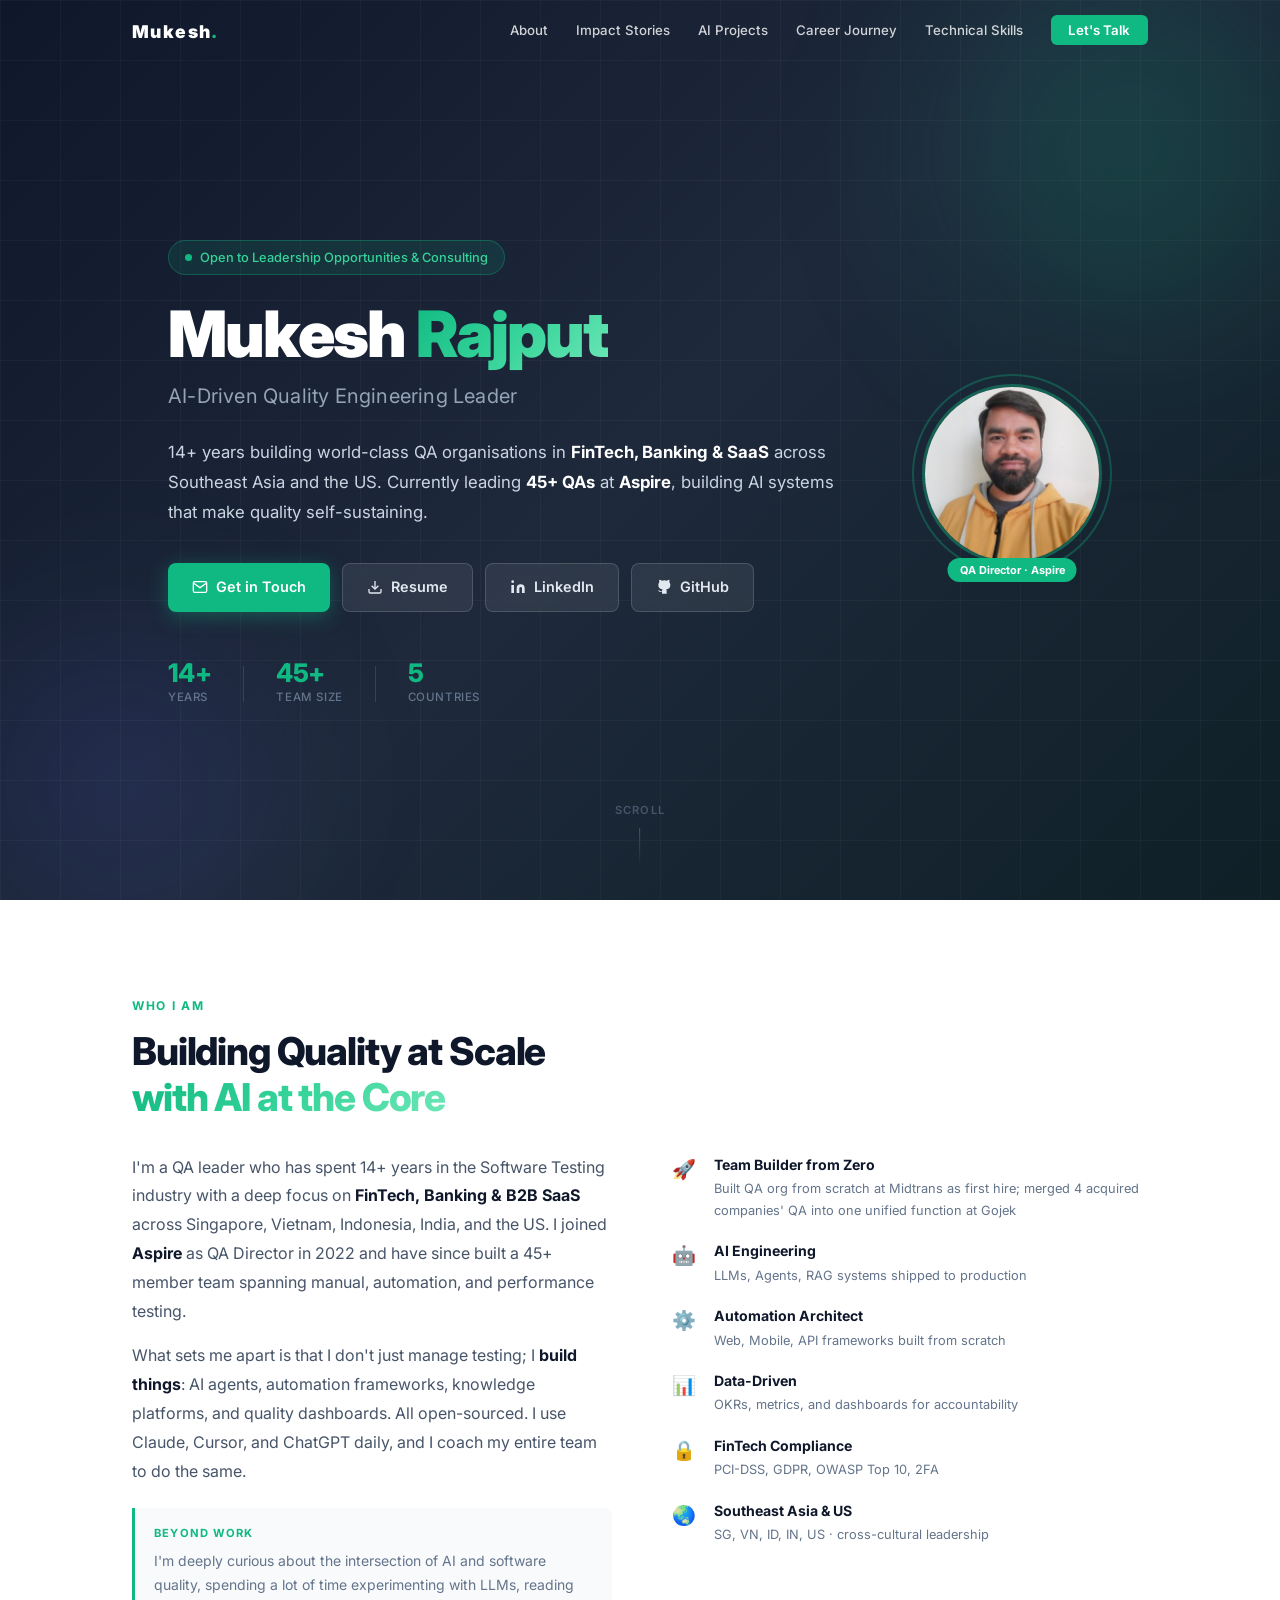
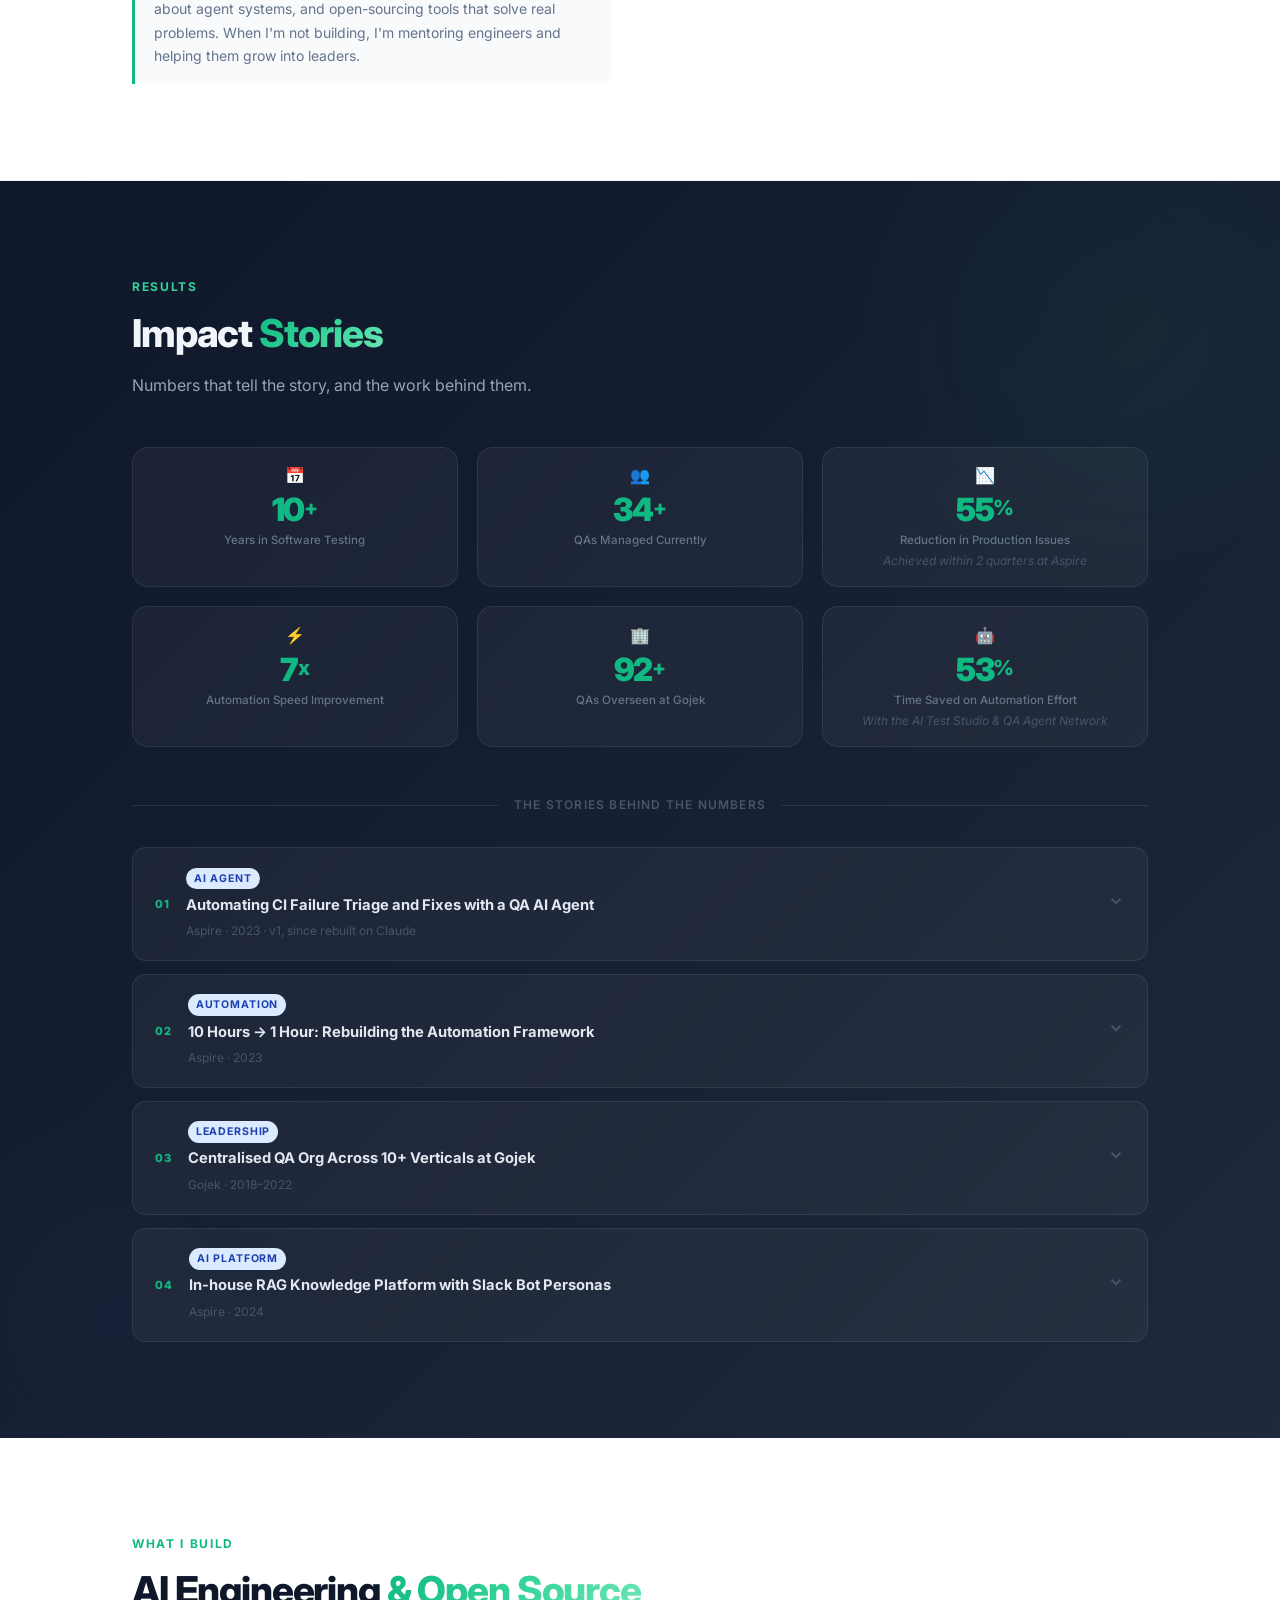
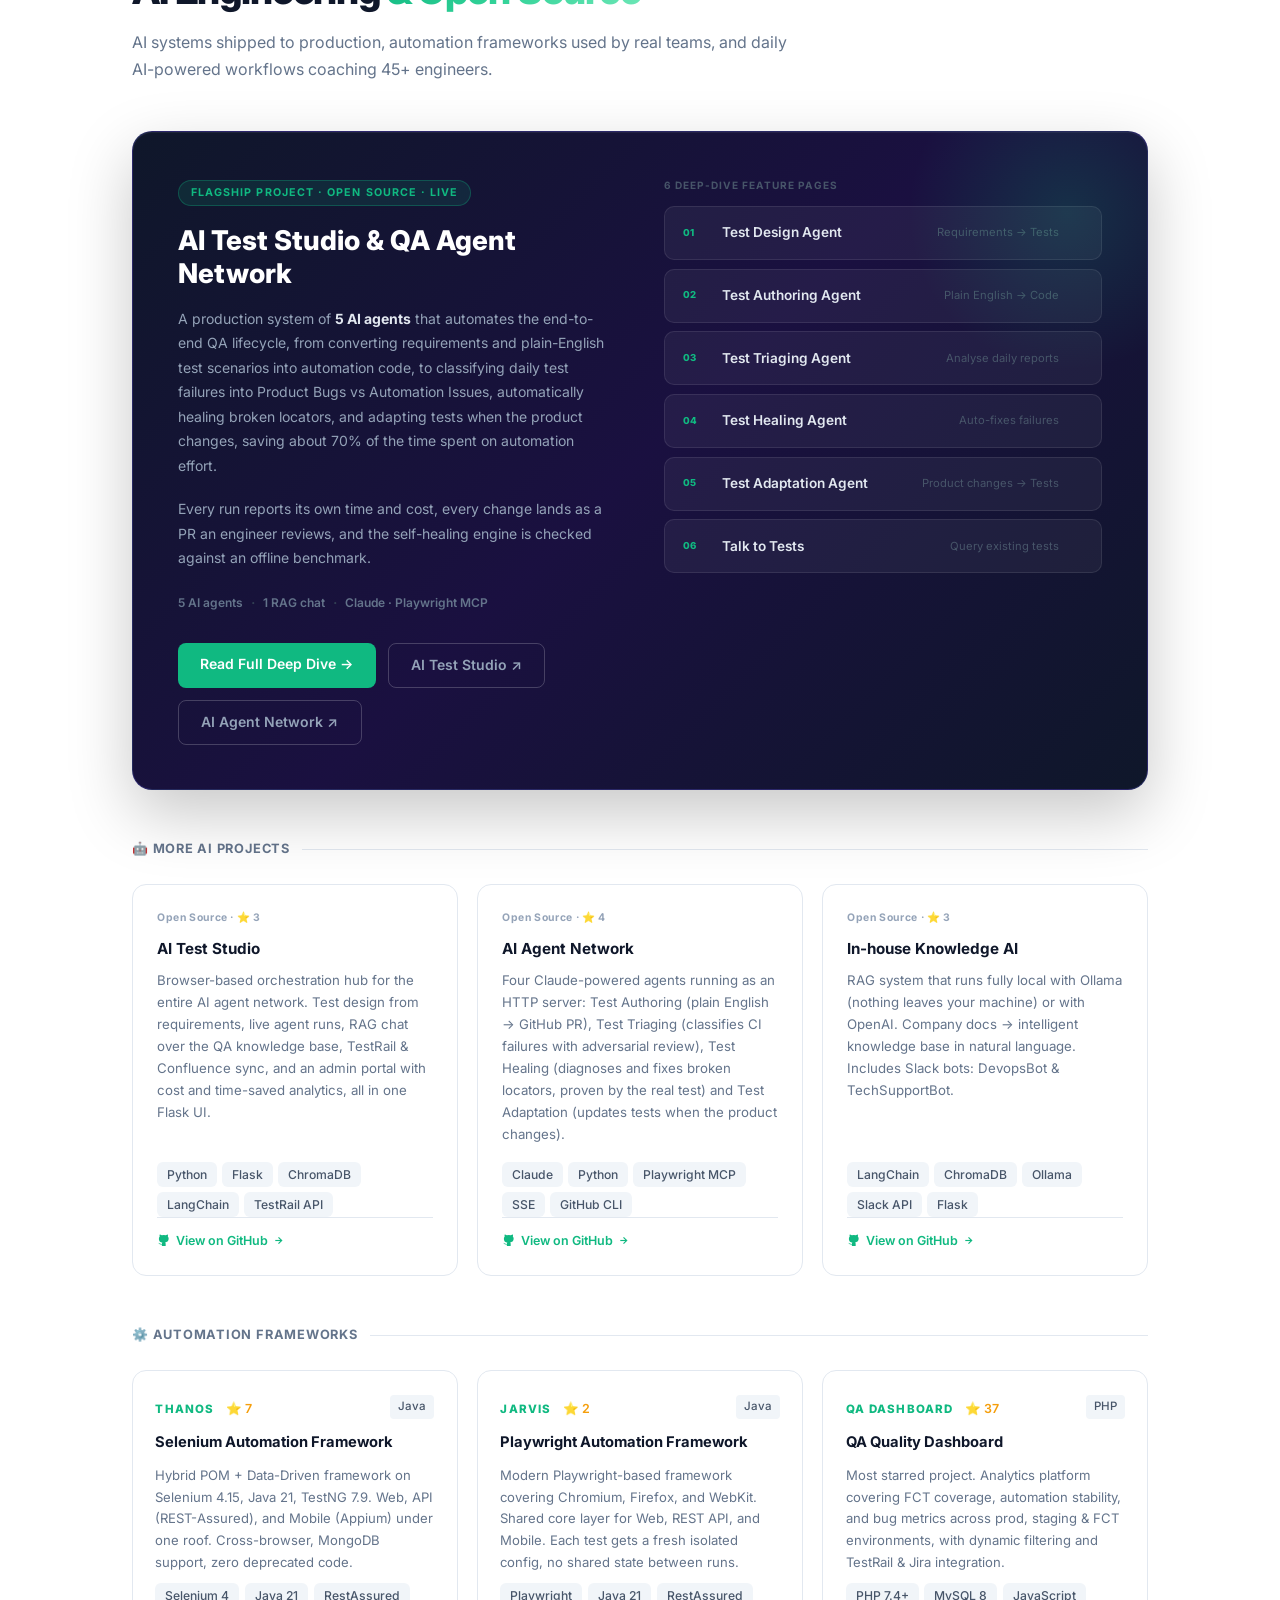
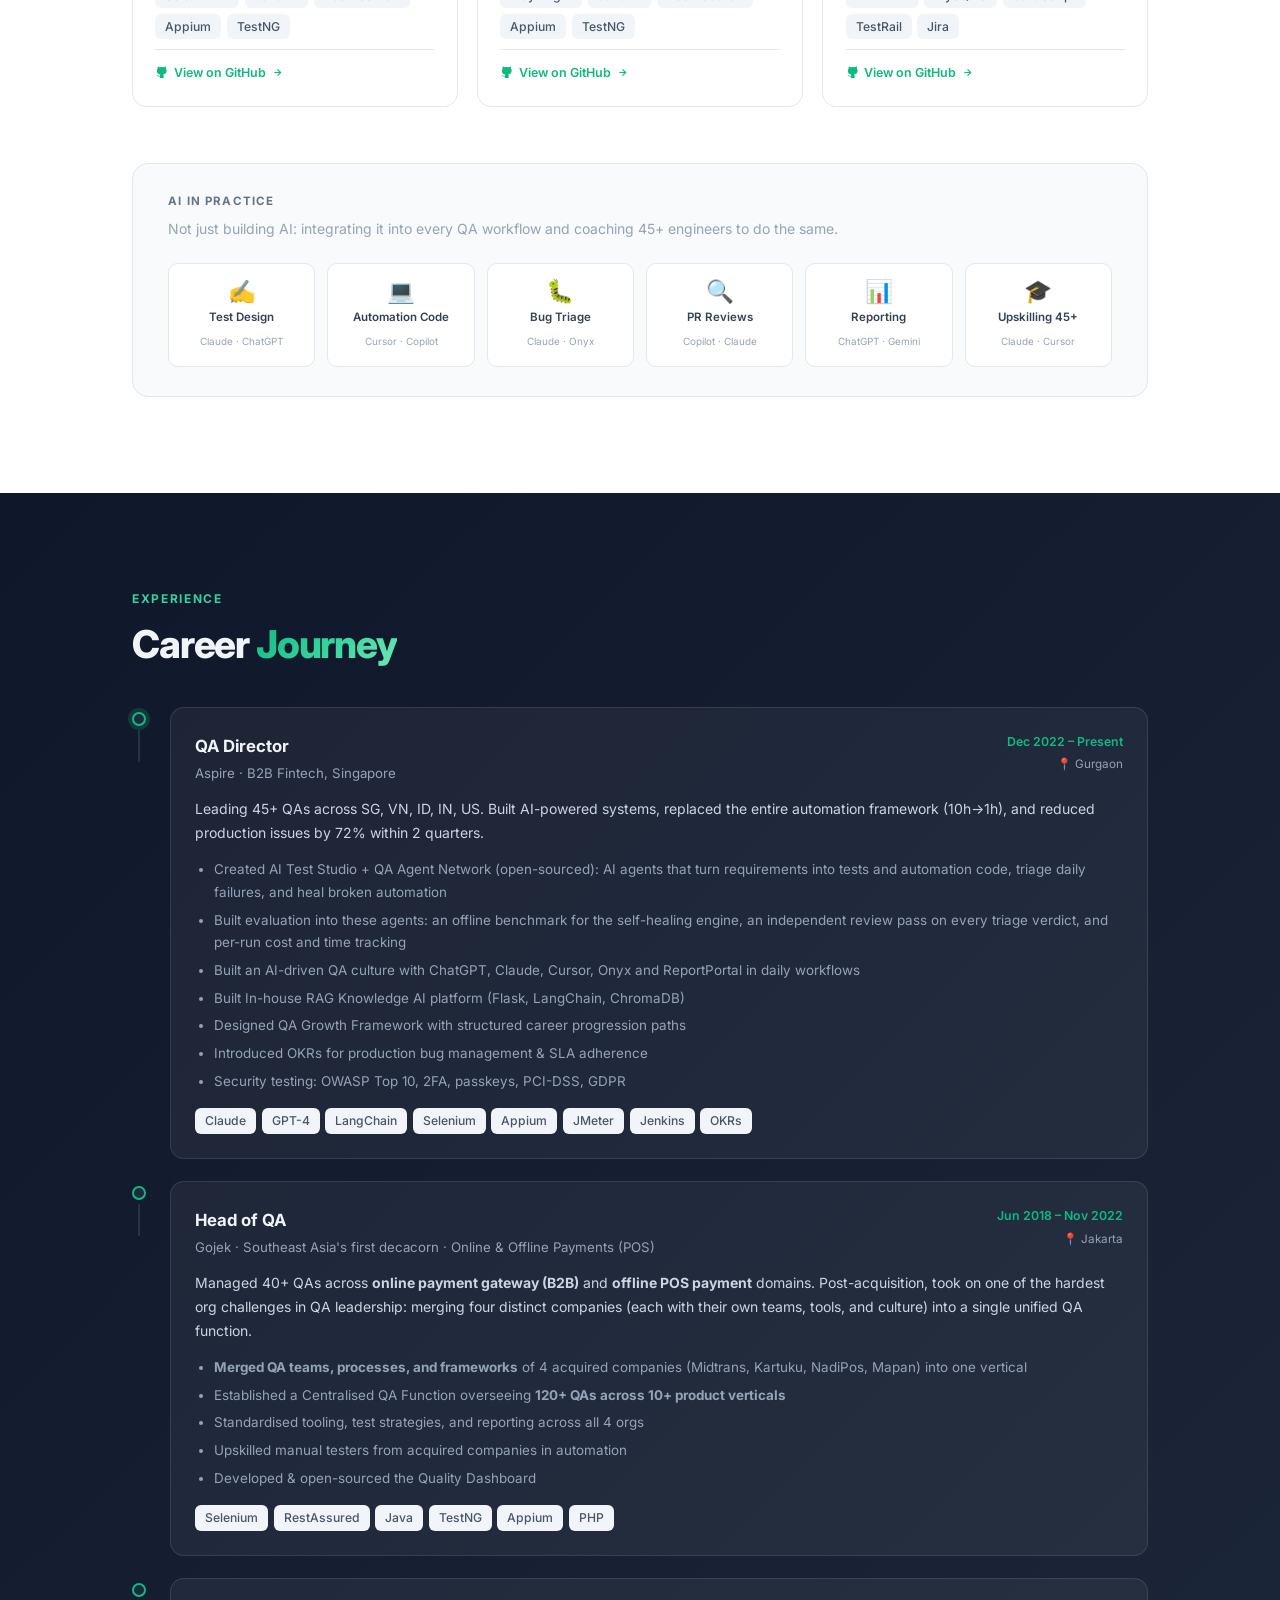
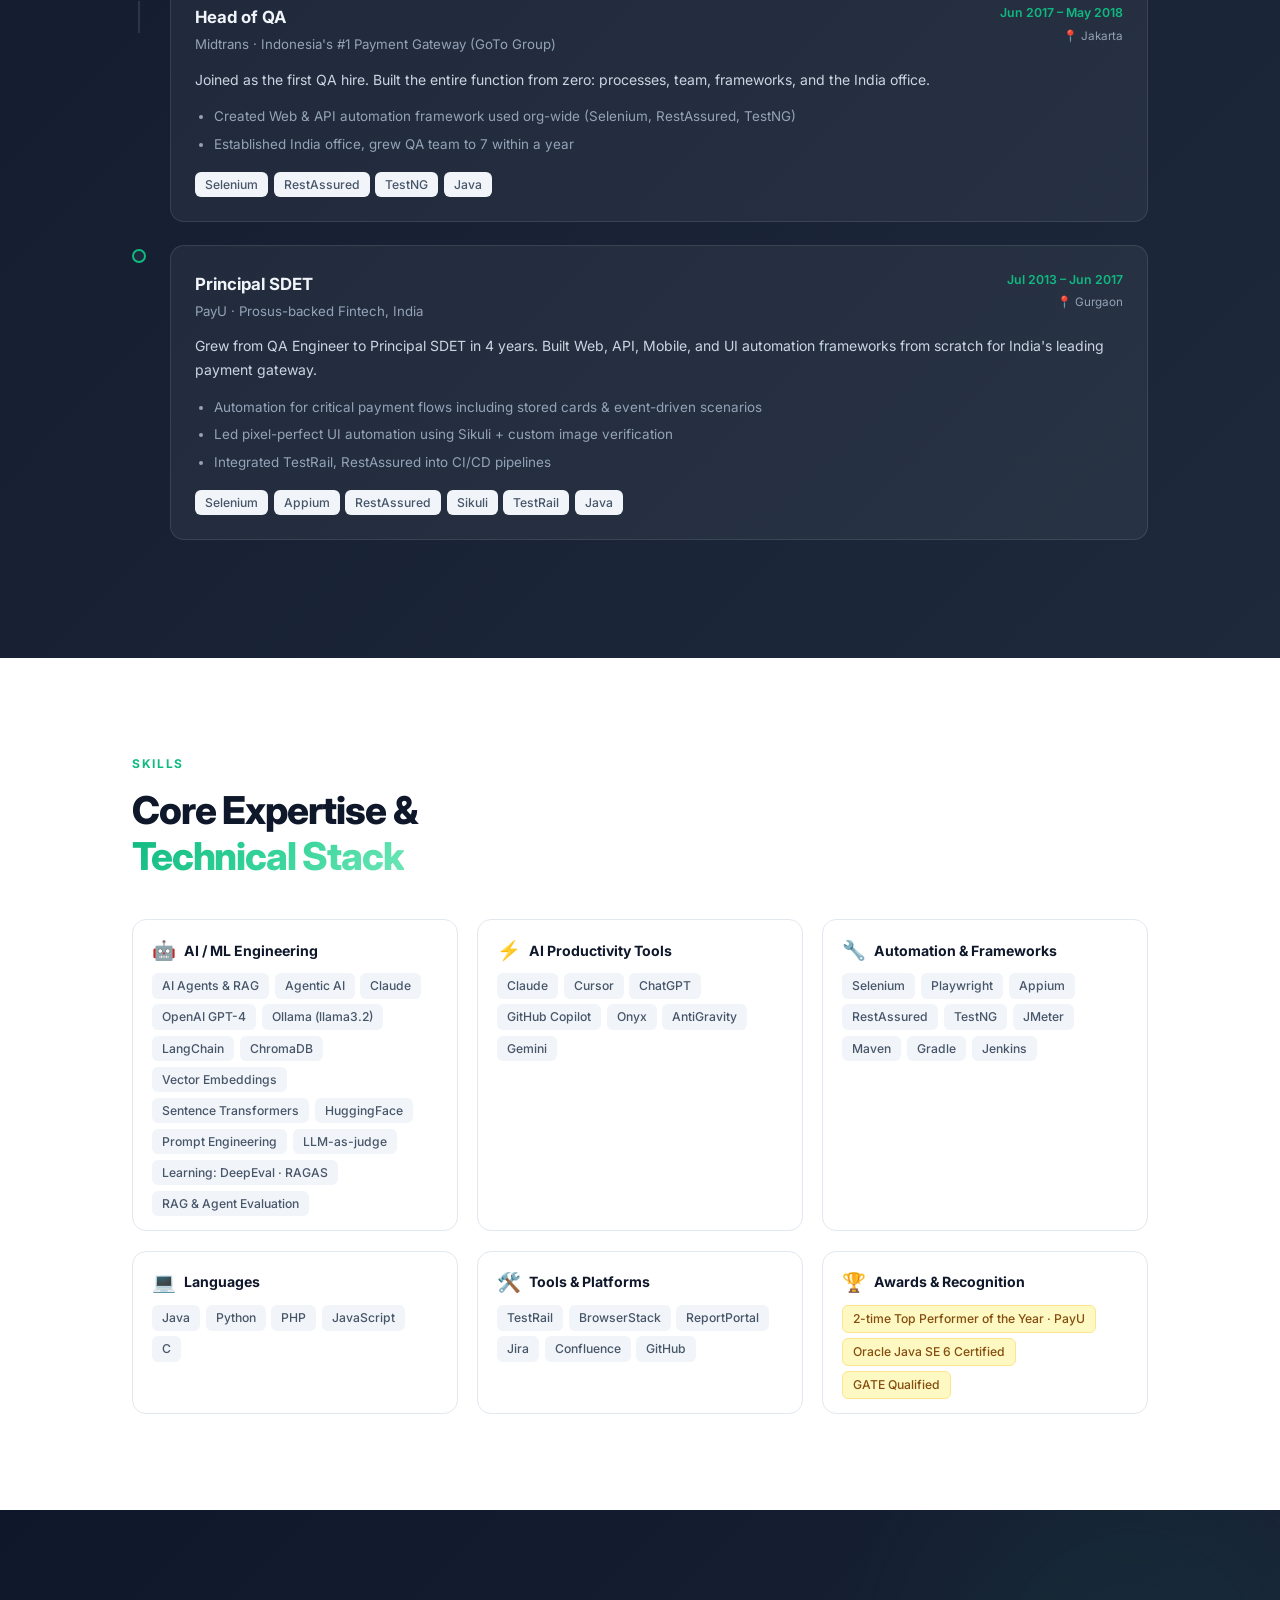
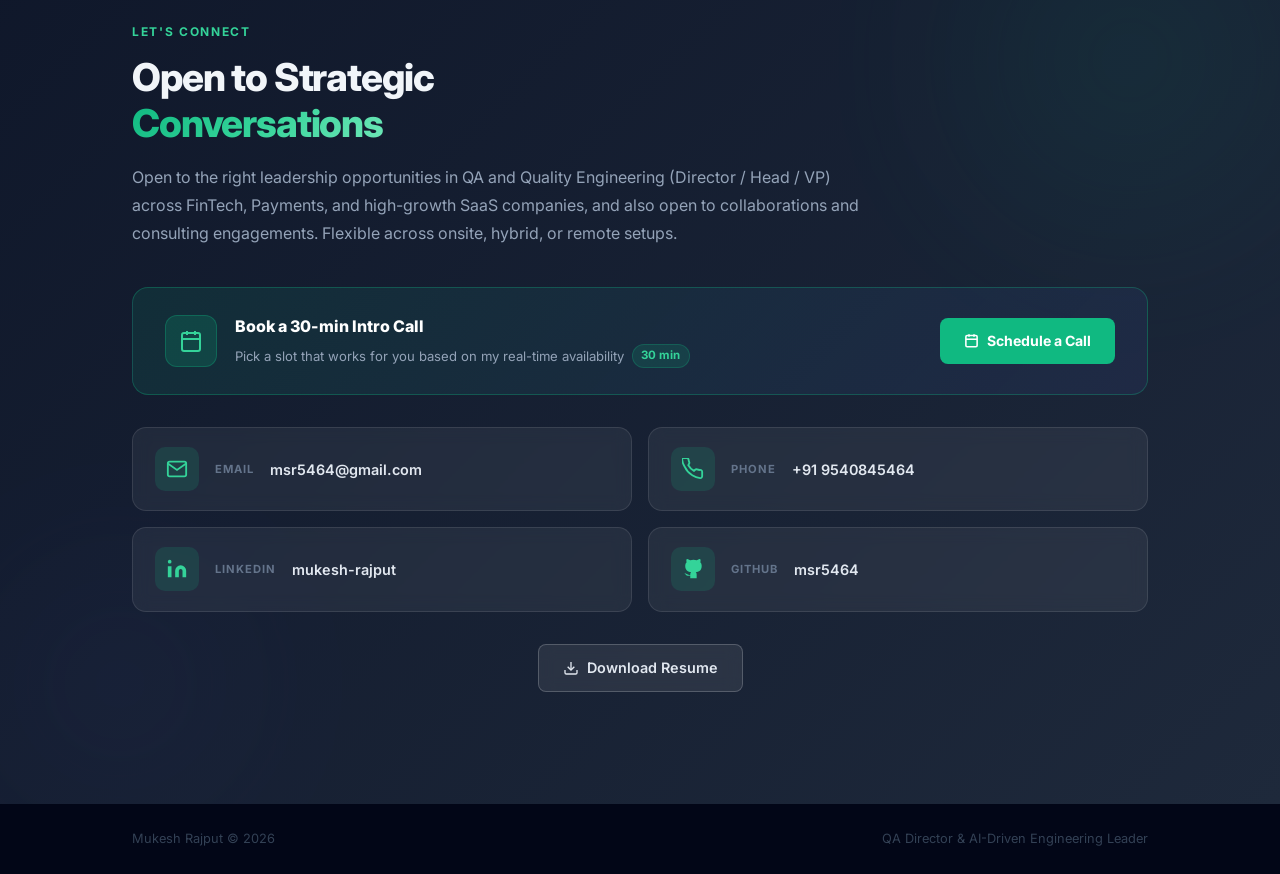
<file: index.html>
<!DOCTYPE html>
<html lang="en">
<head>
  <meta charset="UTF-8" />
  <meta name="viewport" content="width=device-width, initial-scale=1.0" />
  <title>Mukesh Rajput | AI-Driven QA Leader</title>
  <meta name="description" content="Mukesh Rajput, QA Director at Aspire. 14+ years building QA organisations in FinTech and SaaS, and the AI systems that support them: AI Test Studio and the QA Agent Network." />
  <link rel="icon" href="favicon.ico" sizes="any" />
  <link rel="icon" type="image/png" sizes="32x32" href="images/favicon-32.png" />
  <link rel="apple-touch-icon" href="images/apple-touch-icon.png" />
  <meta property="og:type" content="website" />
  <meta property="og:site_name" content="Mukesh Rajput" />
  <meta property="og:title" content="Mukesh Rajput | AI-Driven QA Leader" />
  <meta property="og:description" content="Mukesh Rajput, QA Director at Aspire. 14+ years building QA organisations in FinTech and SaaS, and the AI systems that support them: AI Test Studio and the QA Agent Network." />
  <meta property="og:url" content="https://msr5464.github.io/" />
  <meta property="og:image" content="https://msr5464.github.io/images/og-preview.jpg" />
  <meta property="og:image:width" content="1200" />
  <meta property="og:image:height" content="630" />
  <meta property="og:image:alt" content="Mukesh Rajput, AI-Driven Quality Engineering Leader" />
  <meta name="twitter:card" content="summary_large_image" />
  <meta name="twitter:title" content="Mukesh Rajput | AI-Driven QA Leader" />
  <meta name="twitter:description" content="Mukesh Rajput, QA Director at Aspire. 14+ years building QA organisations in FinTech and SaaS, and the AI systems that support them: AI Test Studio and the QA Agent Network." />
  <meta name="twitter:image" content="https://msr5464.github.io/images/og-preview.jpg" />
  <link rel="stylesheet" href="style.css" />
  <link rel="preconnect" href="https://fonts.googleapis.com" />
  <link href="https://fonts.googleapis.com/css2?family=Inter:wght@300;400;500;600;700;800;900&display=swap" rel="stylesheet" />
</head>
<body>

  <!-- NAV -->
  <nav id="navbar">
    <div class="nav-inner">
      <a href="#hero" class="nav-logo">Mukesh<span class="logo-dot">.</span></a>
      <ul class="nav-links">
        <li><a href="#about">About</a></li>
        <li><a href="#impact">Impact Stories</a></li>
        <li><a href="#ai">AI Projects</a></li>
        <li><a href="#career">Career Journey</a></li>
        <li><a href="#expertise">Technical Skills</a></li>
        <li><a href="#contact" class="nav-cta">Let's Talk</a></li>
      </ul>
      <button class="nav-toggle" id="navToggle" aria-label="Toggle menu">
        <span></span><span></span><span></span>
      </button>
    </div>
  </nav>

  <!-- HERO -->
  <section id="hero">
    <div class="hero-bg">
      <div class="hero-orb orb-1"></div>
      <div class="hero-orb orb-2"></div>
      <div class="hero-grid"></div>
    </div>
    <div class="container hero-content hero-two-col">
      <div class="hero-text-side">
      <div class="hero-badge">
        <span class="badge-dot"></span>
        Open to Leadership Opportunities & Consulting
      </div>
      <h1 class="hero-name">Mukesh <span class="grad-text">Rajput</span></h1>
      <p class="hero-title">AI-Driven Quality Engineering Leader</p>
      <p class="hero-sub">
        14+ years building world-class QA organisations in <strong>FinTech, Banking &amp; SaaS</strong> across Southeast Asia and the US.
        Currently leading <strong>45+ QAs</strong> at <strong>Aspire</strong>, building AI systems
        that make quality self-sustaining.
      </p>
      <div class="hero-actions">
        <a href="#contact" class="btn btn-primary">
          <svg width="16" height="16" fill="none" stroke="currentColor" stroke-width="2" viewBox="0 0 24 24"><path d="M4 4h16c1.1 0 2 .9 2 2v12c0 1.1-.9 2-2 2H4c-1.1 0-2-.9-2-2V6c0-1.1.9-2 2-2z"/><polyline points="22,6 12,13 2,6"/></svg>
          Get in Touch
        </a>
        <a href="resume.pdf" target="_blank" rel="noopener" class="btn btn-ghost">
          <svg width="16" height="16" fill="none" stroke="currentColor" stroke-width="2" viewBox="0 0 24 24"><path d="M21 15v4a2 2 0 01-2 2H5a2 2 0 01-2-2v-4"/><polyline points="7 10 12 15 17 10"/><line x1="12" y1="15" x2="12" y2="3"/></svg>
          Resume
        </a>
        <a href="https://linkedin.com/in/mukesh-rajput" target="_blank" rel="noopener" class="btn btn-ghost">
          <svg width="16" height="16" fill="currentColor" viewBox="0 0 24 24"><path d="M16 8a6 6 0 016 6v7h-4v-7a2 2 0 00-2-2 2 2 0 00-2 2v7h-4v-7a6 6 0 016-6z"/><rect x="2" y="9" width="4" height="12"/><circle cx="4" cy="4" r="2"/></svg>
          LinkedIn
        </a>
        <a href="https://github.com/msr5464" target="_blank" rel="noopener" class="btn btn-ghost">
          <svg width="16" height="16" fill="currentColor" viewBox="0 0 24 24"><path d="M9 19c-5 1.5-5-2.5-7-3m14 6v-3.87a3.37 3.37 0 00-.94-2.61c3.14-.35 6.44-1.54 6.44-7A5.44 5.44 0 0020 4.77 5.07 5.07 0 0019.91 1S18.73.65 16 2.48a13.38 13.38 0 00-7 0C6.27.65 5.09 1 5.09 1A5.07 5.07 0 005 4.77a5.44 5.44 0 00-1.5 3.78c0 5.42 3.3 6.61 6.44 7A3.37 3.37 0 009 18.13V22"/></svg>
          GitHub
        </a>
      </div>
      <div class="hero-stats">
        <div class="hero-stat">
          <span class="hs-num">14+</span>
          <span class="hs-label">Years</span>
        </div>
        <div class="hero-divider"></div>
        <div class="hero-stat">
          <span class="hs-num">45+</span>
          <span class="hs-label">Team Size</span>
        </div>
        <div class="hero-divider"></div>
        <div class="hero-stat">
          <span class="hs-num">5</span>
          <span class="hs-label">Countries</span>
        </div>
      </div>
      </div><!-- end hero-text-side -->
      <div class="hero-photo-side">
        <div class="hero-photo-placeholder">
          <div class="photo-ring"></div>
          <div class="photo-inner">
            <img src="images/Mukesh.jpg" alt="Mukesh Rajput" />
          </div>
          <div class="photo-badge">QA Director · Aspire</div>
        </div>
      </div>
    </div><!-- end hero-two-col -->
    <div class="hero-scroll">
      <span>Scroll</span>
      <div class="scroll-line"></div>
    </div>
  </section>

  <!-- ABOUT -->
  <section id="about">
    <div class="container">
      <div class="section-label">Who I Am</div>
      <h2 class="section-title">Building Quality at Scale<br/><span class="grad-text">with AI at the Core</span></h2>
      <div class="about-layout">
        <div class="about-text-col">
          <p>
            I'm a QA leader who has spent 14+ years in the Software Testing industry with a deep focus on
            <strong>FinTech, Banking &amp; B2B SaaS</strong> across Singapore, Vietnam, Indonesia, India, and the US.
            I joined <strong>Aspire</strong> as QA Director in 2022 and have since built a 45+ member team
            spanning manual, automation, and performance testing.
          </p>
          <p>
            What sets me apart is that I don't just manage testing; I <strong>build things</strong>:
            AI agents, automation frameworks, knowledge platforms, and quality dashboards.
            All open-sourced. I use Claude, Cursor, and ChatGPT daily, and I coach my entire team to do the same.
          </p>
          <div class="beyond-work">
            <span class="beyond-label">Beyond Work</span>
            <p>I'm deeply curious about the intersection of AI and software quality, spending a lot of time experimenting with LLMs, reading about agent systems, and open-sourcing tools that solve real problems. When I'm not building, I'm mentoring engineers and helping them grow into leaders.</p>
          </div>
        </div>
        <div class="about-pillars">
          <div class="pillar">
            <div class="pillar-icon">🚀</div>
            <div>
              <strong>Team Builder from Zero</strong>
              <p>Built QA org from scratch at Midtrans as first hire; merged 4 acquired companies' QA into one unified function at Gojek</p>
            </div>
          </div>
          <div class="pillar">
            <div class="pillar-icon">🤖</div>
            <div>
              <strong>AI Engineering</strong>
              <p>LLMs, Agents, RAG systems shipped to production</p>
            </div>
          </div>
          <div class="pillar">
            <div class="pillar-icon">⚙️</div>
            <div>
              <strong>Automation Architect</strong>
              <p>Web, Mobile, API frameworks built from scratch</p>
            </div>
          </div>
          <div class="pillar">
            <div class="pillar-icon">📊</div>
            <div>
              <strong>Data-Driven</strong>
              <p>OKRs, metrics, and dashboards for accountability</p>
            </div>
          </div>
          <div class="pillar">
            <div class="pillar-icon">🔒</div>
            <div>
              <strong>FinTech Compliance</strong>
              <p>PCI-DSS, GDPR, OWASP Top 10, 2FA</p>
            </div>
          </div>
          <div class="pillar">
            <div class="pillar-icon">🌏</div>
            <div>
              <strong>Southeast Asia &amp; US</strong>
              <p>SG, VN, ID, IN, US · cross-cultural leadership</p>
            </div>
          </div>
        </div>
      </div>
    </div>
  </section>

  <!-- IMPACT STORIES -->
  <section id="impact" class="section-dark">
    <div class="hero-bg">
      <div class="hero-orb orb-1" style="opacity:0.3"></div>
      <div class="hero-orb orb-2" style="opacity:0.2"></div>
    </div>
    <div class="container" style="position:relative;z-index:1">
      <div class="section-label light">Results</div>
      <h2 class="section-title light">Impact <span class="grad-text">Stories</span></h2>
      <p class="section-sub" style="color:#94a3b8">Numbers that tell the story, and the work behind them.</p>

      <div class="stats-grid">
        <div class="stat-card">
          <div class="stat-icon">📅</div>
          <span class="stat-number" data-target="14">0</span><span class="stat-suffix">+</span>
          <span class="stat-label">Years in Software Testing</span>
        </div>
        <div class="stat-card">
          <div class="stat-icon">👥</div>
          <span class="stat-number" data-target="45">0</span><span class="stat-suffix">+</span>
          <span class="stat-label">QAs Managed Currently</span>
        </div>
        <div class="stat-card">
          <div class="stat-icon">📉</div>
          <span class="stat-number" data-target="72">0</span><span class="stat-suffix">%</span>
          <span class="stat-label">Reduction in Production Issues</span>
          <p class="stat-context">Achieved within 2 quarters at Aspire</p>
        </div>
        <div class="stat-card">
          <div class="stat-icon">⚡</div>
          <span class="stat-number" data-target="10">0</span><span class="stat-suffix">x</span>
          <span class="stat-label">Automation Speed Improvement</span>
        </div>
        <div class="stat-card">
          <div class="stat-icon">🏢</div>
          <span class="stat-number" data-target="120">0</span><span class="stat-suffix">+</span>
          <span class="stat-label">QAs Overseen at Gojek</span>
        </div>
        <div class="stat-card">
          <div class="stat-icon">🤖</div>
          <span class="stat-number" data-target="70">0</span><span class="stat-suffix">%</span>
          <span class="stat-label">Time Saved on Automation Effort</span>
          <p class="stat-context">With the AI Test Studio &amp; QA Agent Network</p>
        </div>
      </div>

      <div class="impact-stories-divider">
        <span>The stories behind the numbers</span>
      </div>

      <div class="cases-list dark-cases">

        <details class="case case-dark">
          <summary>
            <div class="case-summary-inner">
              <span class="case-num">01</span>
              <div class="case-summary-text">
                <span class="case-tag-badge">AI Agent</span>
                <strong>Automating CI Failure Triage and Fixes with a QA AI Agent</strong>
                <span class="case-meta">Aspire · 2023 · v1, since rebuilt on Claude</span>
              </div>
              <span class="case-chevron">
                <svg width="18" height="18" fill="none" stroke="currentColor" stroke-width="2.5" viewBox="0 0 24 24"><polyline points="6 9 12 15 18 9"/></svg>
              </span>
            </div>
          </summary>
          <div class="case-body">
            <div class="case-section">
              <h4>Problem</h4>
              <p>CI/CD automation failures consumed a large share of senior QA time: every failure required manually reading logs, classifying the type, determining a fix, and updating tests. At scale, this was unsustainable.</p>
            </div>
            <div class="case-section">
              <h4>Solution</h4>
              <p>Built an autonomous QA AI Agent using OpenAI GPT-4 and LangChain. The agent reads CI failure logs → classifies the failure → if automation-related, generates a fix → validates it → raises a PR automatically. This first version has since been rebuilt on Claude as the Test Triaging and Test Healing agents in the QA Agent Network.</p>
            </div>
            <div class="case-section">
              <h4>Results</h4>
              <div class="result-callouts">
                <div class="result-callout">✦ Every failure classified automatically: product bug or automation issue</div>
                <div class="result-callout">✦ Automation fixes raised as PRs instead of by hand</div>
                <div class="result-callout">✦ Senior QAs freed for strategic work</div>
                <div class="result-callout">✦ Open-sourced for the community</div>
              </div>
            </div>
            <div class="case-section">
              <h4>Before vs After</h4>
              <table class="before-after-table">
                <thead><tr><th>Metric</th><th>Before</th><th>After</th></tr></thead>
                <tbody>
                  <tr><td>Failure triage</td><td>Manual, log by log</td><td>Automated, reviewed by a QA</td></tr>
                  <tr><td>Classification</td><td>Ad-hoc, varied by person</td><td>Two-stage AI classification</td></tr>
                  <tr><td>Fix generation</td><td>Manual code update</td><td>Auto-fix + PR creation</td></tr>
                  <tr><td>Turnaround</td><td>Whenever a QA got to it</td><td>Right after the CI run</td></tr>
                </tbody>
              </table>
            </div>
            <div class="case-stack">
              <strong>Stack:</strong> Python · OpenAI GPT-4 · Ollama · LangChain · GitHub API
            </div>
          </div>
        </details>

        <details class="case case-dark">
          <summary>
            <div class="case-summary-inner">
              <span class="case-num">02</span>
              <div class="case-summary-text">
                <span class="case-tag-badge">Automation</span>
                <strong>10 Hours → 1 Hour: Rebuilding the Automation Framework</strong>
                <span class="case-meta">Aspire · 2023</span>
              </div>
              <span class="case-chevron">
                <svg width="18" height="18" fill="none" stroke="currentColor" stroke-width="2.5" viewBox="0 0 24 24"><polyline points="6 9 12 15 18 9"/></svg>
              </span>
            </div>
          </summary>
          <div class="case-body">
            <div class="case-section">
              <h4>Problem</h4>
              <p>The existing automation suite at Aspire took 10 hours for a full run, blocking CI/CD feedback loops and forcing engineers to wait overnight for results.</p>
            </div>
            <div class="case-section">
              <h4>Solution</h4>
              <p>Replaced the framework entirely. Redesigned test architecture for parallelism, eliminated flaky tests, introduced smart priority-based grouping, and integrated per-PR feedback directly into CI/CD.</p>
            </div>
            <div class="case-section">
              <h4>Results</h4>
              <div class="result-callouts">
                <div class="result-callout">✦ <strong>10× faster</strong>: 10 hours to 1 hour</div>
                <div class="result-callout">✦ Per-PR CI feedback loop</div>
                <div class="result-callout">✦ Flaky test rate significantly reduced</div>
              </div>
            </div>
            <div class="case-section">
              <h4>Before vs After</h4>
              <table class="before-after-table">
                <thead><tr><th>Metric</th><th>Before</th><th>After</th></tr></thead>
                <tbody>
                  <tr><td>Full suite run time</td><td>10 hours</td><td>1 hour</td></tr>
                  <tr><td>Feedback loop</td><td>Overnight wait</td><td>Per-PR, real-time</td></tr>
                  <tr><td>Flaky tests</td><td>High, blocking releases</td><td>Significantly reduced</td></tr>
                  <tr><td>CI/CD integration</td><td>None</td><td>Full pipeline integration</td></tr>
                </tbody>
              </table>
            </div>
            <div class="case-stack">
              <strong>Stack:</strong> Selenium · Java · TestNG · Maven · Jenkins · Appium
            </div>
          </div>
        </details>

        <details class="case case-dark">
          <summary>
            <div class="case-summary-inner">
              <span class="case-num">03</span>
              <div class="case-summary-text">
                <span class="case-tag-badge">Leadership</span>
                <strong>Centralised QA Org Across 10+ Verticals at Gojek</strong>
                <span class="case-meta">Gojek · 2018–2022</span>
              </div>
              <span class="case-chevron">
                <svg width="18" height="18" fill="none" stroke="currentColor" stroke-width="2.5" viewBox="0 0 24 24"><polyline points="6 9 12 15 18 9"/></svg>
              </span>
            </div>
          </summary>
          <div class="case-body">
            <div class="case-section">
              <h4>Problem</h4>
              <p>Gojek acquired four companies: Midtrans (online payment gateway), Kartuku (offline POS payments), NadiPos (POS devices), and Mapan, each with their own QA teams, frameworks, tooling, and culture. Four separate realities that needed to become one.</p>
            </div>
            <div class="case-section">
              <h4>Solution</h4>
              <p>Led the end-to-end merger of all four QA orgs into a single Centralised QA Function. Audited every team's processes, identified overlaps, standardised frameworks and tooling, unified reporting, and ran cross-company upskilling programmes to bring manual testers up to automation standard.</p>
            </div>
            <div class="case-section">
              <h4>Results</h4>
              <ul>
                <li>Single unified QA strategy across 4 acquired companies and 10+ product verticals</li>
                <li>120+ QAs aligned under one framework, one process, one reporting structure</li>
                <li>Eliminated redundancy in tooling and test coverage across the merged org</li>
                <li>Significantly raised technical depth: manual testers from acquired companies trained in automation</li>
              </ul>
            </div>
          </div>
        </details>

        <details class="case case-dark">
          <summary>
            <div class="case-summary-inner">
              <span class="case-num">04</span>
              <div class="case-summary-text">
                <span class="case-tag-badge">AI Platform</span>
                <strong>In-house RAG Knowledge Platform with Slack Bot Personas</strong>
                <span class="case-meta">Aspire · 2024</span>
              </div>
              <span class="case-chevron">
                <svg width="18" height="18" fill="none" stroke="currentColor" stroke-width="2.5" viewBox="0 0 24 24"><polyline points="6 9 12 15 18 9"/></svg>
              </span>
            </div>
          </summary>
          <div class="case-body">
            <div class="case-section">
              <h4>Problem</h4>
              <p>Company knowledge was fragmented across Confluence, Google Drive, and Slack. Engineers wasted hours searching for documentation, runbooks, and processes.</p>
            </div>
            <div class="case-section">
              <h4>Solution</h4>
              <p>Built an in-house ChatGPT-like platform using Flask, LangChain, and ChromaDB. Ingests documents from multiple sources, creates vector embeddings for hybrid retrieval. Slack bots (DevopsBot, TechSupportBot) serve as natural-language interfaces to the knowledge base.</p>
            </div>
            <div class="case-section">
              <h4>Results</h4>
              <ul>
                <li>Engineers query internal knowledge in natural language</li>
                <li>Supports GPT-4 (cloud) and Ollama (on-prem) for cost flexibility</li>
                <li>Open-sourced, now used by external teams too</li>
              </ul>
            </div>
            <div class="case-stack">
              <strong>Stack:</strong> Python · Flask · LangChain · ChromaDB · OpenAI GPT-4 · Ollama · Slack API
            </div>
          </div>
        </details>

      </div>
    </div>
  </section>

  <!-- PROJECTS + AI IN PRACTICE (merged) -->
  <section id="ai">
    <div class="container">
      <div class="section-label">What I Build</div>
      <h2 class="section-title">AI Engineering <span class="grad-text">&amp; Open Source</span></h2>
      <p class="section-sub">AI systems shipped to production, automation frameworks used by real teams, and daily AI-powered workflows coaching 45+ engineers.</p>

      <!-- ── FLAGSHIP: AI Test Studio & QA Agent Network ────── -->
      <div class="flagship-card">
        <div class="flagship-left">
          <span class="flagship-badge">Flagship Project · Open Source · Live</span>
          <h3 class="flagship-title">AI Test Studio &amp; QA Agent Network</h3>
          <p class="flagship-desc">A production system of <strong style="color:#e2e8f0">5 AI agents</strong> that automates the end-to-end QA lifecycle, from converting requirements and plain-English test scenarios into automation code, to classifying daily test failures into Product Bugs vs Automation Issues, automatically healing broken locators, and adapting tests when the product changes, saving about 70% of the time spent on automation effort.</p>
          <p class="flagship-desc">Every run reports its own time and cost, every change lands as a PR an engineer reviews, and the self-healing engine is checked against an offline benchmark.</p>
          <div class="flagship-meta">
            <span class="flagship-meta-item">5 AI agents</span>
            <span class="flagship-meta-sep">·</span>
            <span class="flagship-meta-item">1 RAG chat</span>
            <span class="flagship-meta-sep">·</span>
            <span class="flagship-meta-item">Claude · Playwright MCP</span>
          </div>
          <div class="flagship-ctas">
            <a href="ai-agent-network.html" class="flagship-cta-primary">Read Full Deep Dive →</a>
            <a href="https://github.com/msr5464/AI-Test-Studio" target="_blank" rel="noopener" class="flagship-cta-ghost">AI Test Studio ↗</a>
            <a href="https://github.com/msr5464/AI-Agent-Network" target="_blank" rel="noopener" class="flagship-cta-ghost">AI Agent Network ↗</a>
          </div>
        </div>
        <div class="flagship-right">
          <div class="feature-showcase-label">6 Deep-Dive Feature Pages</div>
          <div class="feature-showcase">
            <a href="feature-test-design.html" class="feat-card">
              <span class="feat-card-num">01</span>
              <span class="feat-card-title">Test Design Agent</span>
              <span class="feat-card-stat">Requirements → Tests</span>
              <span class="feat-card-arrow">→</span>
            </a>
            <a href="feature-test-authoring.html" class="feat-card">
              <span class="feat-card-num">02</span>
              <span class="feat-card-title">Test Authoring Agent</span>
              <span class="feat-card-stat">Plain English → Code</span>
              <span class="feat-card-arrow">→</span>
            </a>
            <a href="feature-test-triaging.html" class="feat-card">
              <span class="feat-card-num">03</span>
              <span class="feat-card-title">Test Triaging Agent</span>
              <span class="feat-card-stat">Analyse daily reports</span>
              <span class="feat-card-arrow">→</span>
            </a>
            <a href="feature-test-healing.html" class="feat-card">
              <span class="feat-card-num">04</span>
              <span class="feat-card-title">Test Healing Agent</span>
              <span class="feat-card-stat">Auto-fixes failures</span>
              <span class="feat-card-arrow">→</span>
            </a>
            <a href="feature-test-adaptation.html" class="feat-card">
              <span class="feat-card-num">05</span>
              <span class="feat-card-title">Test Adaptation Agent</span>
              <span class="feat-card-stat">Product changes → Tests</span>
              <span class="feat-card-arrow">→</span>
            </a>
            <a href="feature-rag-chat.html" class="feat-card">
              <span class="feat-card-num">06</span>
              <span class="feat-card-title">Talk to Tests</span>
              <span class="feat-card-stat">Query existing tests</span>
              <span class="feat-card-arrow">→</span>
            </a>
          </div>
        </div>
      </div>

      <!-- ── MORE AI PROJECTS ──────────────────────────────── -->
      <div class="project-group-label" style="margin-top:3rem">
        <span>🤖 More AI Projects</span>
      </div>

      <div class="other-projects-grid">

        <a href="https://github.com/msr5464/AI-Test-Studio" target="_blank" rel="noopener" class="other-card">
          <div class="other-card-num">Open Source · ⭐ 3</div>
          <div class="other-card-title">AI Test Studio</div>
          <p class="other-card-desc">Browser-based orchestration hub for the entire AI agent network. Test design from requirements, live agent runs, RAG chat over the QA knowledge base, TestRail &amp; Confluence sync, and an admin portal with cost and time-saved analytics, all in one Flask UI.</p>
          <div class="other-card-chips">
            <span class="chip">Python</span><span class="chip">Flask</span><span class="chip">ChromaDB</span><span class="chip">LangChain</span><span class="chip">TestRail API</span>
          </div>
          <div class="card-github-cta">
            <svg width="13" height="13" fill="currentColor" viewBox="0 0 24 24"><path d="M9 19c-5 1.5-5-2.5-7-3m14 6v-3.87a3.37 3.37 0 00-.94-2.61c3.14-.35 6.44-1.54 6.44-7A5.44 5.44 0 0020 4.77 5.07 5.07 0 0019.91 1S18.73.65 16 2.48a13.38 13.38 0 00-7 0C6.27.65 5.09 1 5.09 1A5.07 5.07 0 005 4.77a5.44 5.44 0 00-1.5 3.78c0 5.42 3.3 6.61 6.44 7A3.37 3.37 0 009 18.13V22"/></svg>
            View on GitHub
            <svg width="11" height="11" fill="none" stroke="currentColor" stroke-width="2.5" viewBox="0 0 24 24"><line x1="5" y1="12" x2="19" y2="12"/><polyline points="12 5 19 12 12 19"/></svg>
          </div>
        </a>

        <a href="https://github.com/msr5464/AI-Agent-Network" target="_blank" rel="noopener" class="other-card">
          <div class="other-card-num">Open Source · ⭐ 4</div>
          <div class="other-card-title">AI Agent Network</div>
          <p class="other-card-desc">Four Claude-powered agents running as an HTTP server: Test Authoring (plain English → GitHub PR), Test Triaging (classifies CI failures with adversarial review), Test Healing (diagnoses and fixes broken locators, proven by the real test) and Test Adaptation (updates tests when the product changes).</p>
          <div class="other-card-chips">
            <span class="chip">Claude</span><span class="chip">Python</span><span class="chip">Playwright MCP</span><span class="chip">SSE</span><span class="chip">GitHub CLI</span>
          </div>
          <div class="card-github-cta">
            <svg width="13" height="13" fill="currentColor" viewBox="0 0 24 24"><path d="M9 19c-5 1.5-5-2.5-7-3m14 6v-3.87a3.37 3.37 0 00-.94-2.61c3.14-.35 6.44-1.54 6.44-7A5.44 5.44 0 0020 4.77 5.07 5.07 0 0019.91 1S18.73.65 16 2.48a13.38 13.38 0 00-7 0C6.27.65 5.09 1 5.09 1A5.07 5.07 0 005 4.77a5.44 5.44 0 00-1.5 3.78c0 5.42 3.3 6.61 6.44 7A3.37 3.37 0 009 18.13V22"/></svg>
            View on GitHub
            <svg width="11" height="11" fill="none" stroke="currentColor" stroke-width="2.5" viewBox="0 0 24 24"><line x1="5" y1="12" x2="19" y2="12"/><polyline points="12 5 19 12 12 19"/></svg>
          </div>
        </a>

        <a href="https://github.com/msr5464/Knowledge-AI" target="_blank" rel="noopener" class="other-card">
          <div class="other-card-num">Open Source · ⭐ 3</div>
          <div class="other-card-title">In-house Knowledge AI</div>
          <p class="other-card-desc">RAG system that runs fully local with Ollama (nothing leaves your machine) or with OpenAI. Company docs → intelligent knowledge base in natural language. Includes Slack bots: DevopsBot &amp; TechSupportBot.</p>
          <div class="other-card-chips">
            <span class="chip">LangChain</span><span class="chip">ChromaDB</span><span class="chip">Ollama</span><span class="chip">Slack API</span><span class="chip">Flask</span>
          </div>
          <div class="card-github-cta">
            <svg width="13" height="13" fill="currentColor" viewBox="0 0 24 24"><path d="M9 19c-5 1.5-5-2.5-7-3m14 6v-3.87a3.37 3.37 0 00-.94-2.61c3.14-.35 6.44-1.54 6.44-7A5.44 5.44 0 0020 4.77 5.07 5.07 0 0019.91 1S18.73.65 16 2.48a13.38 13.38 0 00-7 0C6.27.65 5.09 1 5.09 1A5.07 5.07 0 005 4.77a5.44 5.44 0 00-1.5 3.78c0 5.42 3.3 6.61 6.44 7A3.37 3.37 0 009 18.13V22"/></svg>
            View on GitHub
            <svg width="11" height="11" fill="none" stroke="currentColor" stroke-width="2.5" viewBox="0 0 24 24"><line x1="5" y1="12" x2="19" y2="12"/><polyline points="12 5 19 12 12 19"/></svg>
          </div>
        </a>


      </div>

      <!-- ── AUTOMATION FRAMEWORKS ──────────────────────────── -->
      <div class="project-group-label" style="margin-top:3rem">
        <span>⚙️ Automation Frameworks</span>
      </div>

      <div class="frameworks-grid">

        <a href="https://github.com/msr5464/Selenium-Automation-Framework" target="_blank" rel="noopener" class="fw-card">
          <div class="fw-header">
            <div>
              <span class="fw-name">THANOS</span>
              <span class="fw-stars">⭐ 7</span>
            </div>
            <span class="oss-lang-badge">Java</span>
          </div>
          <h3>Selenium Automation Framework</h3>
          <p>Hybrid POM + Data-Driven framework on Selenium 4.15, Java 21, TestNG 7.9. Web, API (REST-Assured), and Mobile (Appium) under one roof. Cross-browser, MongoDB support, zero deprecated code.</p>
          <div class="fw-chips">
            <span class="chip">Selenium 4</span><span class="chip">Java 21</span><span class="chip">RestAssured</span><span class="chip">Appium</span><span class="chip">TestNG</span>
          </div>
          <div class="card-github-cta">
            <svg width="13" height="13" fill="currentColor" viewBox="0 0 24 24"><path d="M9 19c-5 1.5-5-2.5-7-3m14 6v-3.87a3.37 3.37 0 00-.94-2.61c3.14-.35 6.44-1.54 6.44-7A5.44 5.44 0 0020 4.77 5.07 5.07 0 0019.91 1S18.73.65 16 2.48a13.38 13.38 0 00-7 0C6.27.65 5.09 1 5.09 1A5.07 5.07 0 005 4.77a5.44 5.44 0 00-1.5 3.78c0 5.42 3.3 6.61 6.44 7A3.37 3.37 0 009 18.13V22"/></svg>
            View on GitHub
            <svg width="11" height="11" fill="none" stroke="currentColor" stroke-width="2.5" viewBox="0 0 24 24"><line x1="5" y1="12" x2="19" y2="12"/><polyline points="12 5 19 12 12 19"/></svg>
          </div>
        </a>

        <a href="https://github.com/msr5464/Playwright-Automation-Framework" target="_blank" rel="noopener" class="fw-card">
          <div class="fw-header">
            <div>
              <span class="fw-name">JARVIS</span>
              <span class="fw-stars">⭐ 2</span>
            </div>
            <span class="oss-lang-badge">Java</span>
          </div>
          <h3>Playwright Automation Framework</h3>
          <p>Modern Playwright-based framework covering Chromium, Firefox, and WebKit. Shared core layer for Web, REST API, and Mobile. Each test gets a fresh isolated config, no shared state between runs.</p>
          <div class="fw-chips">
            <span class="chip">Playwright</span><span class="chip">Java 21</span><span class="chip">RestAssured</span><span class="chip">Appium</span><span class="chip">TestNG</span>
          </div>
          <div class="card-github-cta">
            <svg width="13" height="13" fill="currentColor" viewBox="0 0 24 24"><path d="M9 19c-5 1.5-5-2.5-7-3m14 6v-3.87a3.37 3.37 0 00-.94-2.61c3.14-.35 6.44-1.54 6.44-7A5.44 5.44 0 0020 4.77 5.07 5.07 0 0019.91 1S18.73.65 16 2.48a13.38 13.38 0 00-7 0C6.27.65 5.09 1 5.09 1A5.07 5.07 0 005 4.77a5.44 5.44 0 00-1.5 3.78c0 5.42 3.3 6.61 6.44 7A3.37 3.37 0 009 18.13V22"/></svg>
            View on GitHub
            <svg width="11" height="11" fill="none" stroke="currentColor" stroke-width="2.5" viewBox="0 0 24 24"><line x1="5" y1="12" x2="19" y2="12"/><polyline points="12 5 19 12 12 19"/></svg>
          </div>
        </a>

        <a href="https://github.com/msr5464/QA-Dashboard" target="_blank" rel="noopener" class="fw-card">
          <div class="fw-header">
            <div>
              <span class="fw-name">QA Dashboard</span>
              <span class="fw-stars">⭐ 37</span>
            </div>
            <span class="oss-lang-badge">PHP</span>
          </div>
          <h3>QA Quality Dashboard</h3>
          <p>Most starred project. Analytics platform covering FCT coverage, automation stability, and bug metrics across prod, staging &amp; FCT environments, with dynamic filtering and TestRail &amp; Jira integration.</p>
          <div class="fw-chips">
            <span class="chip">PHP 7.4+</span><span class="chip">MySQL 8</span><span class="chip">JavaScript</span><span class="chip">TestRail</span><span class="chip">Jira</span>
          </div>
          <div class="card-github-cta">
            <svg width="13" height="13" fill="currentColor" viewBox="0 0 24 24"><path d="M9 19c-5 1.5-5-2.5-7-3m14 6v-3.87a3.37 3.37 0 00-.94-2.61c3.14-.35 6.44-1.54 6.44-7A5.44 5.44 0 0020 4.77 5.07 5.07 0 0019.91 1S18.73.65 16 2.48a13.38 13.38 0 00-7 0C6.27.65 5.09 1 5.09 1A5.07 5.07 0 005 4.77a5.44 5.44 0 00-1.5 3.78c0 5.42 3.3 6.61 6.44 7A3.37 3.37 0 009 18.13V22"/></svg>
            View on GitHub
            <svg width="11" height="11" fill="none" stroke="currentColor" stroke-width="2.5" viewBox="0 0 24 24"><line x1="5" y1="12" x2="19" y2="12"/><polyline points="12 5 19 12 12 19"/></svg>
          </div>
        </a>

      </div>

      <!-- ── AI IN PRACTICE STRIP ────────────────────────────── -->
      <div class="practice-strip">
        <div class="practice-strip-header">
          <div class="practice-strip-title">AI in Practice</div>
          <div class="practice-strip-sub">Not just building AI: integrating it into every QA workflow and coaching 45+ engineers to do the same.</div>
        </div>
        <div class="practice-items">
          <div class="practice-item">
            <div class="practice-item-icon">✍️</div>
            <div class="practice-item-name">Test Design</div>
            <div class="practice-item-tools">Claude · ChatGPT</div>
          </div>
          <div class="practice-item">
            <div class="practice-item-icon">💻</div>
            <div class="practice-item-name">Automation Code</div>
            <div class="practice-item-tools">Cursor · Copilot</div>
          </div>
          <div class="practice-item">
            <div class="practice-item-icon">🐛</div>
            <div class="practice-item-name">Bug Triage</div>
            <div class="practice-item-tools">Claude · Onyx</div>
          </div>
          <div class="practice-item">
            <div class="practice-item-icon">🔍</div>
            <div class="practice-item-name">PR Reviews</div>
            <div class="practice-item-tools">Copilot · Claude</div>
          </div>
          <div class="practice-item">
            <div class="practice-item-icon">📊</div>
            <div class="practice-item-name">Reporting</div>
            <div class="practice-item-tools">ChatGPT · Gemini</div>
          </div>
          <div class="practice-item">
            <div class="practice-item-icon">🎓</div>
            <div class="practice-item-name">Upskilling 45+</div>
            <div class="practice-item-tools">Claude · Cursor</div>
          </div>
        </div>
      </div>

    </div>
  </section>

  <!-- CAREER JOURNEY -->
  <section id="career" class="section-dark">
    <div class="container">
      <div class="section-label light">Experience</div>
      <h2 class="section-title light">Career <span class="grad-text">Journey</span></h2>
      <div class="timeline">

        <div class="tl-item">
          <div class="tl-left">
            <div class="tl-dot current"></div>
            <div class="tl-line"></div>
          </div>
          <div class="tl-card">
            <div class="tl-header">
              <div>
                <h3>QA Director</h3>
                <p class="tl-company">Aspire · B2B Fintech, Singapore</p>
              </div>
              <div class="tl-meta">
                <span class="tl-date">Dec 2022 – Present</span>
                <span class="tl-loc">📍 Gurgaon</span>
              </div>
            </div>
            <p class="tl-desc">Leading 45+ QAs across SG, VN, ID, IN, US. Built AI-powered systems, replaced the entire automation framework (10h→1h), and reduced production issues by 72% within 2 quarters.</p>
            <ul class="tl-bullets">
              <li>Created AI Test Studio + QA Agent Network (open-sourced): AI agents that turn requirements into tests and automation code, triage daily failures, and heal broken automation</li>
              <li>Built evaluation into these agents: an offline benchmark for the self-healing engine, an independent review pass on every triage verdict, and per-run cost and time tracking</li>
              <li>Built an AI-driven QA culture with ChatGPT, Claude, Cursor, Onyx and ReportPortal in daily workflows</li>
              <li>Built In-house RAG Knowledge AI platform (Flask, LangChain, ChromaDB)</li>
              <li>Designed QA Growth Framework with structured career progression paths</li>
              <li>Introduced OKRs for production bug management &amp; SLA adherence</li>
              <li>Security testing: OWASP Top 10, 2FA, passkeys, PCI-DSS, GDPR</li>
            </ul>
            <div class="tl-chips">
              <span class="chip">Claude</span><span class="chip">GPT-4</span><span class="chip">LangChain</span><span class="chip">Selenium</span><span class="chip">Appium</span><span class="chip">JMeter</span><span class="chip">Jenkins</span><span class="chip">OKRs</span>
            </div>
          </div>
        </div>

        <div class="tl-item">
          <div class="tl-left">
            <div class="tl-dot"></div>
            <div class="tl-line"></div>
          </div>
          <div class="tl-card">
            <div class="tl-header">
              <div>
                <h3>Head of QA</h3>
                <p class="tl-company">Gojek · Southeast Asia's first decacorn · Online &amp; Offline Payments (POS)</p>
              </div>
              <div class="tl-meta">
                <span class="tl-date">Jun 2018 – Nov 2022</span>
                <span class="tl-loc">📍 Jakarta</span>
              </div>
            </div>
            <p class="tl-desc">Managed 40+ QAs across <strong>online payment gateway (B2B)</strong> and <strong>offline POS payment</strong> domains. Post-acquisition, took on one of the hardest org challenges in QA leadership: merging four distinct companies (each with their own teams, tools, and culture) into a single unified QA function.</p>
            <ul class="tl-bullets">
              <li><strong>Merged QA teams, processes, and frameworks</strong> of 4 acquired companies (Midtrans, Kartuku, NadiPos, Mapan) into one vertical</li>
              <li>Established a Centralised QA Function overseeing <strong>120+ QAs across 10+ product verticals</strong></li>
              <li>Standardised tooling, test strategies, and reporting across all 4 orgs</li>
              <li>Upskilled manual testers from acquired companies in automation</li>
              <li>Developed &amp; open-sourced the Quality Dashboard</li>
            </ul>
            <div class="tl-chips">
              <span class="chip">Selenium</span><span class="chip">RestAssured</span><span class="chip">Java</span><span class="chip">TestNG</span><span class="chip">Appium</span><span class="chip">PHP</span>
            </div>
          </div>
        </div>

        <div class="tl-item">
          <div class="tl-left">
            <div class="tl-dot"></div>
            <div class="tl-line"></div>
          </div>
          <div class="tl-card">
            <div class="tl-header">
              <div>
                <h3>Head of QA</h3>
                <p class="tl-company">Midtrans · Indonesia's #1 Payment Gateway (GoTo Group)</p>
              </div>
              <div class="tl-meta">
                <span class="tl-date">Jun 2017 – May 2018</span>
                <span class="tl-loc">📍 Jakarta</span>
              </div>
            </div>
            <p class="tl-desc">Joined as the first QA hire. Built the entire function from zero: processes, team, frameworks, and the India office.</p>
            <ul class="tl-bullets">
              <li>Created Web &amp; API automation framework used org-wide (Selenium, RestAssured, TestNG)</li>
              <li>Established India office, grew QA team to 7 within a year</li>
            </ul>
            <div class="tl-chips">
              <span class="chip">Selenium</span><span class="chip">RestAssured</span><span class="chip">TestNG</span><span class="chip">Java</span>
            </div>
          </div>
        </div>

        <div class="tl-item">
          <div class="tl-left">
            <div class="tl-dot"></div>
          </div>
          <div class="tl-card">
            <div class="tl-header">
              <div>
                <h3>Principal SDET</h3>
                <p class="tl-company">PayU · Prosus-backed Fintech, India</p>
              </div>
              <div class="tl-meta">
                <span class="tl-date">Jul 2013 – Jun 2017</span>
                <span class="tl-loc">📍 Gurgaon</span>
              </div>
            </div>
            <p class="tl-desc">Grew from QA Engineer to Principal SDET in 4 years. Built Web, API, Mobile, and UI automation frameworks from scratch for India's leading payment gateway.</p>
            <ul class="tl-bullets">
              <li>Automation for critical payment flows including stored cards &amp; event-driven scenarios</li>
              <li>Led pixel-perfect UI automation using Sikuli + custom image verification</li>
              <li>Integrated TestRail, RestAssured into CI/CD pipelines</li>
            </ul>
            <div class="tl-chips">
              <span class="chip">Selenium</span><span class="chip">Appium</span><span class="chip">RestAssured</span><span class="chip">Sikuli</span><span class="chip">TestRail</span><span class="chip">Java</span>
            </div>
          </div>
        </div>

      </div>
    </div>
  </section>

  <!-- EXPERTISE -->
  <section id="expertise">
    <div class="container">
      <div class="section-label">Skills</div>
      <h2 class="section-title">Core Expertise &amp;<br/><span class="grad-text">Technical Stack</span></h2>

      <div class="expertise-grid">
        <div class="exp-card">
          <div class="exp-card-header"><div class="exp-icon">🤖</div><h3>AI / ML Engineering</h3></div>
          <div class="exp-tags">
            <span class="chip">AI Agents &amp; RAG</span><span class="chip">Agentic AI</span>
            <span class="chip">Claude</span><span class="chip">OpenAI GPT-4</span>
            <span class="chip">Ollama (llama3.2)</span><span class="chip">LangChain</span>
            <span class="chip">ChromaDB</span><span class="chip">Vector Embeddings</span>
            <span class="chip">Sentence Transformers</span><span class="chip">HuggingFace</span>
            <span class="chip">Prompt Engineering</span>
            <span class="chip">LLM-as-judge</span>
            <span class="chip">Learning: DeepEval · RAGAS</span>
            <span class="chip">RAG &amp; Agent Evaluation</span>
          </div>
        </div>
        <div class="exp-card">
          <div class="exp-card-header"><div class="exp-icon">⚡</div><h3>AI Productivity Tools</h3></div>
          <div class="exp-tags">
            <span class="chip">Claude</span><span class="chip">Cursor</span>
            <span class="chip">ChatGPT</span><span class="chip">GitHub Copilot</span>
            <span class="chip">Onyx</span><span class="chip">AntiGravity</span><span class="chip">Gemini</span>
          </div>
        </div>
        <div class="exp-card">
          <div class="exp-card-header"><div class="exp-icon">🔧</div><h3>Automation &amp; Frameworks</h3></div>
          <div class="exp-tags">
            <span class="chip">Selenium</span><span class="chip">Playwright</span>
            <span class="chip">Appium</span><span class="chip">RestAssured</span>
            <span class="chip">TestNG</span><span class="chip">JMeter</span>
            <span class="chip">Maven</span><span class="chip">Gradle</span><span class="chip">Jenkins</span>
          </div>
        </div>
        <div class="exp-card">
          <div class="exp-card-header"><div class="exp-icon">💻</div><h3>Languages</h3></div>
          <div class="exp-tags">
            <span class="chip">Java</span><span class="chip">Python</span>
            <span class="chip">PHP</span><span class="chip">JavaScript</span><span class="chip">C</span>
          </div>
        </div>
        <div class="exp-card">
          <div class="exp-card-header"><div class="exp-icon">🛠️</div><h3>Tools &amp; Platforms</h3></div>
          <div class="exp-tags">
            <span class="chip">TestRail</span><span class="chip">BrowserStack</span>
            <span class="chip">ReportPortal</span><span class="chip">Jira</span>
            <span class="chip">Confluence</span><span class="chip">GitHub</span>
          </div>
        </div>
        <div class="exp-card">
          <div class="exp-card-header"><div class="exp-icon">🏆</div><h3>Awards &amp; Recognition</h3></div>
          <div class="exp-tags">
            <span class="chip chip-gold">2-time Top Performer of the Year · PayU</span>
            <span class="chip chip-gold">Oracle Java SE 6 Certified</span>
            <span class="chip chip-gold">GATE Qualified</span>
          </div>
        </div>
      </div>
    </div>
  </section>



  <!-- CONTACT -->
  <section id="contact" class="section-dark contact-section">
    <div class="hero-bg">
      <div class="hero-orb orb-1" style="opacity:0.4"></div>
      <div class="hero-orb orb-2" style="opacity:0.3"></div>
    </div>
    <div class="container contact-inner">
      <div class="section-label light">Let's Connect</div>
      <h2 class="section-title light">Open to Strategic<br/><span class="grad-text">Conversations</span></h2>
      <p class="contact-sub">Open to the right leadership opportunities in QA and Quality Engineering (Director / Head / VP) across FinTech, Payments, and high-growth SaaS companies, and also open to collaborations and consulting engagements. Flexible across onsite, hybrid, or remote setups.</p>

      <div class="book-meeting-cta">
        <div class="book-meeting-left">
          <div class="book-meeting-icon">
            <svg width="24" height="24" fill="none" stroke="currentColor" stroke-width="2" viewBox="0 0 24 24"><rect x="3" y="4" width="18" height="18" rx="2"/><line x1="16" y1="2" x2="16" y2="6"/><line x1="8" y1="2" x2="8" y2="6"/><line x1="3" y1="10" x2="21" y2="10"/></svg>
          </div>
          <div>
            <div class="book-meeting-text-title">Book a 30-min Intro Call</div>
            <div class="book-meeting-text-sub">
              Pick a slot that works for you based on my real-time availability
              <span class="book-meeting-badge">30 min</span>
            </div>
          </div>
        </div>
        <a href="https://calendly.com/msr5464/30min" target="_blank" rel="noopener" class="book-meeting-btn">
          <svg width="15" height="15" fill="none" stroke="currentColor" stroke-width="2.5" viewBox="0 0 24 24"><rect x="3" y="4" width="18" height="18" rx="2"/><line x1="16" y1="2" x2="16" y2="6"/><line x1="8" y1="2" x2="8" y2="6"/><line x1="3" y1="10" x2="21" y2="10"/></svg>
          Schedule a Call
        </a>
      </div>

      <div class="contact-grid">
        <a href="mailto:msr5464@gmail.com" class="contact-card">
          <div class="cc-icon">
            <svg width="22" height="22" fill="none" stroke="currentColor" stroke-width="2" viewBox="0 0 24 24"><path d="M4 4h16c1.1 0 2 .9 2 2v12c0 1.1-.9 2-2 2H4c-1.1 0-2-.9-2-2V6c0-1.1.9-2 2-2z"/><polyline points="22,6 12,13 2,6"/></svg>
          </div>
          <span class="cc-label">Email</span>
          <span class="cc-value">msr5464@gmail.com</span>
        </a>
        <a href="tel:+919540845464" class="contact-card">
          <div class="cc-icon">
            <svg width="22" height="22" fill="none" stroke="currentColor" stroke-width="2" viewBox="0 0 24 24"><path d="M22 16.92v3a2 2 0 01-2.18 2 19.79 19.79 0 01-8.63-3.07A19.5 19.5 0 013.07 9.81a19.79 19.79 0 01-3.07-8.68A2 2 0 012.18 0h3a2 2 0 012 1.72 12.84 12.84 0 00.7 2.81 2 2 0 01-.45 2.11L6.91 7.91a16 16 0 006.18 6.18l1.27-1.27a2 2 0 012.11-.45 12.84 12.84 0 002.81.7A2 2 0 0122 14.92z"/></svg>
          </div>
          <span class="cc-label">Phone</span>
          <span class="cc-value">+91 9540845464</span>
        </a>
        <a href="https://linkedin.com/in/mukesh-rajput" target="_blank" rel="noopener" class="contact-card">
          <div class="cc-icon">
            <svg width="22" height="22" fill="currentColor" viewBox="0 0 24 24"><path d="M16 8a6 6 0 016 6v7h-4v-7a2 2 0 00-2-2 2 2 0 00-2 2v7h-4v-7a6 6 0 016-6z"/><rect x="2" y="9" width="4" height="12"/><circle cx="4" cy="4" r="2"/></svg>
          </div>
          <span class="cc-label">LinkedIn</span>
          <span class="cc-value">mukesh-rajput</span>
        </a>
        <a href="https://github.com/msr5464" target="_blank" rel="noopener" class="contact-card">
          <div class="cc-icon">
            <svg width="22" height="22" fill="currentColor" viewBox="0 0 24 24"><path d="M9 19c-5 1.5-5-2.5-7-3m14 6v-3.87a3.37 3.37 0 00-.94-2.61c3.14-.35 6.44-1.54 6.44-7A5.44 5.44 0 0020 4.77 5.07 5.07 0 0019.91 1S18.73.65 16 2.48a13.38 13.38 0 00-7 0C6.27.65 5.09 1 5.09 1A5.07 5.07 0 005 4.77a5.44 5.44 0 00-1.5 3.78c0 5.42 3.3 6.61 6.44 7A3.37 3.37 0 009 18.13V22"/></svg>
          </div>
          <span class="cc-label">GitHub</span>
          <span class="cc-value">msr5464</span>
        </a>
      </div>
      <div style="margin-top:2rem;text-align:center">
        <a href="resume.pdf" target="_blank" rel="noopener" class="btn btn-ghost" style="border-color:rgba(255,255,255,0.2);color:#e2e8f0;display:inline-flex">
          <svg width="16" height="16" fill="none" stroke="currentColor" stroke-width="2" viewBox="0 0 24 24"><path d="M21 15v4a2 2 0 01-2 2H5a2 2 0 01-2-2v-4"/><polyline points="7 10 12 15 17 10"/><line x1="12" y1="15" x2="12" y2="3"/></svg>
          Download Resume
        </a>
      </div>
    </div>
  </section>

  <footer>
    <div class="container footer-inner">
      <span>Mukesh Rajput &copy; 2026</span>
      <span>QA Director &amp; AI-Driven Engineering Leader</span>
    </div>
  </footer>

  <script>
    // Scroll-aware navbar
    const navbar = document.getElementById('navbar');
    window.addEventListener('scroll', () => {
      navbar.classList.toggle('scrolled', window.scrollY > 40);
    });

    // Mobile nav toggle
    const toggle = document.getElementById('navToggle');
    const navLinks = document.querySelector('.nav-links');
    toggle.addEventListener('click', () => {
      navLinks.classList.toggle('open');
      toggle.classList.toggle('open');
    });

    // Close mobile nav on link click
    document.querySelectorAll('.nav-links a').forEach(link => {
      link.addEventListener('click', () => {
        navLinks.classList.remove('open');
        toggle.classList.remove('open');
      });
    });

    // Active nav link on scroll
    const sections = document.querySelectorAll('section[id]');
    const links = document.querySelectorAll('nav ul a:not(.nav-cta)');
    const io = new IntersectionObserver((entries) => {
      entries.forEach(entry => {
        if (entry.isIntersecting) {
          links.forEach(l => l.classList.toggle('active', l.getAttribute('href') === '#' + entry.target.id));
        }
      });
    }, { threshold: 0.35 });
    sections.forEach(s => io.observe(s));

    // Animated stat counters
    const statNumbers = document.querySelectorAll('.stat-number[data-target]');
    const countObserver = new IntersectionObserver((entries) => {
      entries.forEach(entry => {
        if (entry.isIntersecting) {
          const el = entry.target;
          const target = +el.dataset.target;
          const duration = 1600;
          const step = target / (duration / 16);
          let current = 0;
          const timer = setInterval(() => {
            current = Math.min(current + step, target);
            el.textContent = Math.floor(current);
            if (current >= target) clearInterval(timer);
          }, 16);
          countObserver.unobserve(el);
        }
      });
    }, { threshold: 0.5 });
    statNumbers.forEach(n => countObserver.observe(n));

    // Case study chevron rotation
    document.querySelectorAll('details.case').forEach(detail => {
      detail.addEventListener('toggle', () => {
        const chevron = detail.querySelector('.case-chevron');
        chevron.style.transform = detail.open ? 'rotate(180deg)' : 'rotate(0)';
      });
    });

    // Fade-in on scroll
    const fadeEls = document.querySelectorAll('.tl-card, .ai-card, .exp-card, .stat-card, .case');
    const fadeObserver = new IntersectionObserver((entries) => {
      entries.forEach(entry => {
        if (entry.isIntersecting) {
          entry.target.classList.add('visible');
          fadeObserver.unobserve(entry.target);
        }
      });
    }, { threshold: 0.1 });
    fadeEls.forEach(el => { el.classList.add('fade-in'); fadeObserver.observe(el); });
  </script>
</body>
</html>
</file>
<file: style.css>
/* ─── Reset & Base ─────────────────────────────────────────── */
*, *::before, *::after { box-sizing: border-box; margin: 0; padding: 0; }

/* overflow-anchor: none, so opening a case study grows downward from the row that was clicked
   (with anchoring on, the browser pins content further down and the row jumps up off-screen) */
html { scroll-behavior: smooth; scroll-padding-top: 80px; font-size: 16px; overflow-anchor: none; }

body {
  font-family: 'Inter', -apple-system, BlinkMacSystemFont, 'Segoe UI', sans-serif;
  color: #0f172a;
  background: #fff;
  line-height: 1.7;
  overflow-x: hidden;
}

a { color: inherit; text-decoration: none; }
ul { padding-left: 1.2rem; }
ul li { margin-bottom: 0.3rem; }
strong { color: inherit; }

/* ─── Container ─────────────────────────────────────────────── */
.container {
  max-width: 1080px;
  margin: 0 auto;
  padding: 0 2rem;
}

/* ─── Nav ───────────────────────────────────────────────────── */
nav {
  position: fixed;
  top: 0; left: 0; right: 0;
  z-index: 200;
  padding: 0;
  transition: all 0.3s ease;
}

nav.scrolled {
  background: rgba(255,255,255,0.92);
  backdrop-filter: blur(12px);
  -webkit-backdrop-filter: blur(12px);
  border-bottom: 1px solid rgba(0,0,0,0.08);
  box-shadow: 0 2px 20px rgba(0,0,0,0.06);
}

.nav-inner {
  max-width: 1080px;
  margin: 0 auto;
  padding: 0 2rem;
  height: 64px;
  display: flex;
  align-items: center;
  justify-content: space-between;
}

.nav-logo {
  font-size: 1.1rem;
  font-weight: 900;
  letter-spacing: 0.08em;
  color: #fff;
  transition: color 0.3s;
}

nav.scrolled .nav-logo { color: #0f172a; }

.logo-dot { color: #10b981; }

.nav-links {
  list-style: none;
  padding: 0;
  display: flex;
  align-items: center;
  gap: 1.75rem;
}

.nav-links a {
  font-size: 0.83rem;
  font-weight: 500;
  color: rgba(255,255,255,0.8);
  transition: color 0.2s;
  position: relative;
}

nav.scrolled .nav-links a { color: #64748b; }

.nav-links a::after {
  content: '';
  position: absolute;
  bottom: -4px; left: 0;
  width: 0; height: 2px;
  background: #10b981;
  border-radius: 2px;
  transition: width 0.2s;
}

.nav-links a:hover::after,
.nav-links a.active::after { width: 100%; }

.nav-links a:hover,
.nav-links a.active { color: #fff; }
nav.scrolled .nav-links a:hover,
nav.scrolled .nav-links a.active { color: #0f172a; }

.nav-cta {
  background: #10b981 !important;
  color: #fff !important;
  padding: 0.45rem 1.1rem;
  border-radius: 6px;
  font-weight: 600 !important;
  transition: background 0.2s, transform 0.1s !important;
}

.nav-cta:hover { background: #059669 !important; transform: translateY(-1px); }
.nav-cta::after { display: none !important; }

.nav-toggle {
  display: none;
  flex-direction: column;
  gap: 5px;
  background: none;
  border: none;
  cursor: pointer;
  padding: 14px 11px;
  margin: -10px -7px;
}

.nav-toggle span {
  display: block;
  width: 22px; height: 2px;
  background: #fff;
  border-radius: 2px;
  transition: all 0.3s;
}

nav.scrolled .nav-toggle span { background: #0f172a; }

/* ─── Hero ──────────────────────────────────────────────────── */
#hero {
  min-height: 100vh;
  background: linear-gradient(135deg, #0f172a 0%, #1e293b 50%, #0f2027 100%);
  display: flex;
  align-items: center;
  position: relative;
  overflow: hidden;
  padding: 7rem 0 4rem;
}

.hero-bg {
  position: absolute;
  inset: 0;
  pointer-events: none;
}

.hero-orb {
  position: absolute;
  border-radius: 50%;
  filter: blur(80px);
}

.orb-1 {
  width: 500px; height: 500px;
  background: radial-gradient(circle, rgba(16,185,129,0.25) 0%, transparent 70%);
  top: -100px; right: -100px;
}

.orb-2 {
  width: 400px; height: 400px;
  background: radial-gradient(circle, rgba(99,102,241,0.2) 0%, transparent 70%);
  bottom: -80px; left: -80px;
}

.hero-grid {
  position: absolute;
  inset: 0;
  background-image:
    linear-gradient(rgba(255,255,255,0.03) 1px, transparent 1px),
    linear-gradient(90deg, rgba(255,255,255,0.03) 1px, transparent 1px);
  background-size: 60px 60px;
}

.hero-content {
  position: relative;
  z-index: 1;
}

.hero-badge {
  display: inline-flex;
  align-items: center;
  gap: 0.5rem;
  background: rgba(16,185,129,0.12);
  border: 1px solid rgba(16,185,129,0.3);
  color: #34d399;
  padding: 0.35rem 1rem;
  border-radius: 100px;
  font-size: 0.8rem;
  font-weight: 500;
  margin-bottom: 1.5rem;
}

.badge-dot {
  width: 7px; height: 7px;
  background: #10b981;
  border-radius: 50%;
  animation: pulse 2s infinite;
}

@keyframes pulse {
  0%, 100% { opacity: 1; transform: scale(1); }
  50% { opacity: 0.6; transform: scale(1.3); }
}

.hero-name {
  font-size: clamp(2.6rem, 6vw, 4rem);
  font-weight: 900;
  color: #fff;
  letter-spacing: -0.03em;
  line-height: 1.1;
  margin-bottom: 0.6rem;
}

.grad-text {
  background: linear-gradient(135deg, #10b981, #34d399, #6ee7b7);
  -webkit-background-clip: text;
  -webkit-text-fill-color: transparent;
  background-clip: text;
}

.hero-title {
  font-size: 1.25rem;
  font-weight: 400;
  color: #94a3b8;
  margin-bottom: 1.5rem;
  letter-spacing: 0.01em;
}

.hero-sub {
  font-size: 1.05rem;
  color: #cbd5e1;
  max-width: 696px;
  margin-bottom: 2.2rem;
  line-height: 1.8;
}

.hero-sub strong { color: #fff; }

.hero-actions {
  display: flex;
  gap: 0.75rem;
  flex-wrap: wrap;
  margin-bottom: 3rem;
}

.btn {
  display: inline-flex;
  align-items: center;
  gap: 0.5rem;
  padding: 0.7rem 1.5rem;
  border-radius: 8px;
  font-size: 0.9rem;
  font-weight: 600;
  cursor: pointer;
  transition: all 0.2s;
  border: none;
}

.btn-primary {
  background: #10b981;
  color: #fff;
  box-shadow: 0 4px 20px rgba(16,185,129,0.35);
}

.btn-primary:hover {
  background: #059669;
  transform: translateY(-2px);
  box-shadow: 0 6px 24px rgba(16,185,129,0.45);
}

.btn-ghost {
  background: rgba(255,255,255,0.08);
  color: #e2e8f0;
  border: 1px solid rgba(255,255,255,0.15);
  backdrop-filter: blur(8px);
}

.btn-ghost:hover {
  background: rgba(255,255,255,0.14);
  transform: translateY(-2px);
}

.hero-stats {
  display: flex;
  align-items: center;
  gap: 2rem;
  flex-wrap: wrap;
}

.hero-stat {
  display: flex;
  flex-direction: column;
}

.hs-num {
  font-size: 1.6rem;
  font-weight: 800;
  color: #10b981;
  letter-spacing: -0.02em;
  line-height: 1;
}

.hs-label {
  font-size: 0.72rem;
  color: #64748b;
  font-weight: 500;
  margin-top: 0.2rem;
  text-transform: uppercase;
  letter-spacing: 0.05em;
}

.hero-divider {
  width: 1px;
  height: 36px;
  background: rgba(255,255,255,0.12);
}

.hero-scroll {
  position: absolute;
  bottom: 2rem;
  left: 50%;
  transform: translateX(-50%);
  display: flex;
  flex-direction: column;
  align-items: center;
  gap: 0.5rem;
  color: #475569;
  font-size: 0.7rem;
  font-weight: 600;
  letter-spacing: 0.1em;
  text-transform: uppercase;
}

.scroll-line {
  width: 1px;
  height: 40px;
  background: linear-gradient(to bottom, #475569, transparent);
  animation: scrollAnim 2s infinite;
}

@keyframes scrollAnim {
  0% { transform: scaleY(0); transform-origin: top; }
  50% { transform: scaleY(1); transform-origin: top; }
  51% { transform: scaleY(1); transform-origin: bottom; }
  100% { transform: scaleY(0); transform-origin: bottom; }
}

/* ─── Section Utilities ─────────────────────────────────────── */
section { padding: 6rem 0; }

.section-dark {
  background: linear-gradient(135deg, #0f172a, #1e293b);
  position: relative;
  overflow: hidden;
}

.section-alt { background: #f8fafc; }

.section-label {
  font-size: 0.75rem;
  font-weight: 700;
  letter-spacing: 0.14em;
  text-transform: uppercase;
  color: #10b981;
  margin-bottom: 0.75rem;
}

.section-label.light { color: #34d399; }

.section-title {
  font-size: clamp(1.7rem, 3.5vw, 2.4rem);
  font-weight: 800;
  letter-spacing: -0.03em;
  line-height: 1.2;
  color: #0f172a;
  margin-bottom: 1rem;
}

.section-title.light { color: #f1f5f9; }

.section-sub {
  font-size: 1rem;
  color: #64748b;
  max-width: 672px;
  margin-bottom: 3rem;
}

/* ─── About ─────────────────────────────────────────────────── */
#about { border-bottom: 1px solid #f1f5f9; }

.about-layout {
  display: grid;
  grid-template-columns: 1fr 1fr;
  gap: 3.5rem;
  margin-top: 2rem;
}

.about-text-col p {
  color: #475569;
  margin-bottom: 1rem;
  font-size: 1rem;
  line-height: 1.8;
}

.about-text-col strong { color: #0f172a; }

.about-pillars {
  display: flex;
  flex-direction: column;
  gap: 1.1rem;
}

.pillar {
  display: flex;
  align-items: flex-start;
  gap: 0.85rem;
}

.pillar-icon {
  font-size: 1.2rem;
  min-width: 2rem;
  text-align: center;
}

.pillar strong {
  display: block;
  font-size: 0.88rem;
  font-weight: 700;
  color: #0f172a;
  margin-bottom: 0.1rem;
}

.pillar p {
  font-size: 0.8rem;
  color: #64748b;
  margin: 0;
}

/* ─── Stats ─────────────────────────────────────────────────── */
.stats-grid {
  display: grid;
  grid-template-columns: repeat(3, 1fr);
  gap: 1.2rem;
  margin-top: 2.5rem;
}

.stat-card {
  background: rgba(255,255,255,0.04);
  border: 1px solid rgba(255,255,255,0.08);
  border-radius: 16px;
  padding: 0.9rem 1.4rem;
  text-align: center;
  transition: all 0.3s;
  position: relative;
  overflow: hidden;
}

.stat-card::before {
  content: '';
  position: absolute;
  top: 0; left: 0; right: 0;
  height: 2px;
  background: linear-gradient(90deg, #10b981, #34d399);
  opacity: 0;
  transition: opacity 0.3s;
}

.stat-card:hover { background: rgba(255,255,255,0.07); transform: translateY(-2px); }
.stat-card:hover::before { opacity: 1; }

.featured-stat {
  background: rgba(16,185,129,0.1);
  border-color: rgba(16,185,129,0.25);
}

.featured-stat::before { opacity: 1; }

.stat-icon {
  font-size: 1rem;
  margin-bottom: 0.3rem;
}

.stat-number {
  display: inline;
  font-size: 2rem;
  font-weight: 900;
  color: #10b981;
  letter-spacing: -0.04em;
  line-height: 1;
}

.stat-suffix {
  display: inline;
  font-size: 1.3rem;
  font-weight: 800;
  color: #10b981;
  vertical-align: super;
  line-height: 1;
}

.stat-label {
  display: block;
  font-size: 0.72rem;
  color: #64748b;
  font-weight: 500;
  margin-top: 0.25rem;
  line-height: 1.3;
}

.stat-context {
  font-size: 0.75rem;
  color: #475569;
  margin-top: 0.2rem;
  font-style: italic;
}

/* ─── AI Cards ──────────────────────────────────────────────── */
.ai-grid {
  display: grid;
  grid-template-columns: 1fr 1fr;
  gap: 1.2rem;
  margin-top: 2.5rem;
}

.ai-card {
  border-radius: 16px;
  border: 1px solid #e2e8f0;
  background: #fff;
  transition: all 0.3s;
  position: relative;
  overflow: hidden;
}

.ai-card:hover {
  border-color: #10b981;
  box-shadow: 0 8px 30px rgba(16,185,129,0.12);
  transform: translateY(-3px);
}

.ai-card-glow {
  position: absolute;
  top: -60px; right: -60px;
  width: 180px; height: 180px;
  background: radial-gradient(circle, rgba(16,185,129,0.15) 0%, transparent 70%);
  border-radius: 50%;
  pointer-events: none;
}

.ai-card-inner { padding: 1.6rem; }

.ai-card {
  border-color: rgba(16,185,129,0.25);
  background: linear-gradient(135deg, #f8fffe, #fff);
  box-shadow: 0 4px 20px rgba(16,185,129,0.07);
}

.ai-wide { grid-column: 1 / -1; }

.ai-top {
  display: flex;
  align-items: center;
  justify-content: space-between;
  margin-bottom: 0.85rem;
}

.ai-number {
  font-size: 0.7rem;
  font-weight: 800;
  color: #cbd5e1;
  letter-spacing: 0.08em;
}

.ai-badge {
  font-size: 0.68rem;
  font-weight: 700;
  letter-spacing: 0.08em;
  text-transform: uppercase;
  padding: 3px 10px;
  border-radius: 100px;
}

.badge-green { background: #dcfce7; color: #166534; }
.badge-amber { background: #fef3c7; color: #92400e; }
.badge-blue { background: #dbeafe; color: #1e40af; }

.ai-card h3 {
  font-size: 1.05rem;
  font-weight: 700;
  color: #0f172a;
  margin-bottom: 0.5rem;
}

.ai-card p {
  font-size: 0.875rem;
  color: #64748b;
  line-height: 1.65;
  margin-bottom: 0.8rem;
}

.ai-card ul {
  font-size: 0.84rem;
  color: #475569;
  margin-bottom: 1rem;
}

.ai-card ul li { margin-bottom: 0.25rem; }

.ai-footer { margin-top: auto; }

.card-features {
  display: flex; flex-wrap: wrap; align-items: center; gap: 0.4rem;
  margin-top: 0.85rem; padding-top: 0.85rem;
  border-top: 1px solid #e2e8f0;
}
.card-features-label {
  font-size: 0.67rem; font-weight: 700; color: #94a3b8;
  text-transform: uppercase; letter-spacing: 0.08em;
  flex-shrink: 0; margin-right: 0.1rem;
}
.card-feat-pill {
  font-size: 0.72rem; font-weight: 600; color: #475569;
  background: #f8fafc; border: 1px solid #e2e8f0;
  border-radius: 100px; padding: 0.18rem 0.65rem;
  text-decoration: none; transition: all 0.15s;
}
.card-feat-pill:hover {
  border-color: #10b981; color: #10b981; background: #f0fdf4;
}

.ai-tech { display: flex; flex-wrap: wrap; gap: 0.35rem; }

/* ─── Flagship Project Card ─────────────────────────────────── */
.flagship-card {
  display: grid;
  grid-template-columns: 1fr 1fr;
  gap: 3rem;
  background: linear-gradient(135deg, #0f172a 0%, #1a1040 50%, #0f172a 100%);
  border-radius: 20px;
  padding: 2.8rem;
  margin-top: 2.5rem;
  border: 1px solid rgba(99,102,241,0.25);
  box-shadow: 0 24px 64px rgba(0,0,0,0.22), inset 0 1px 0 rgba(255,255,255,0.06);
  position: relative;
  overflow: hidden;
}
.flagship-card::before {
  content: '';
  position: absolute;
  top: -80px; right: -80px;
  width: 320px; height: 320px;
  background: radial-gradient(circle, rgba(16,185,129,0.18) 0%, transparent 70%);
  border-radius: 50%;
  pointer-events: none;
}
.flagship-badge {
  display: inline-block;
  font-size: 0.67rem;
  font-weight: 700;
  letter-spacing: 0.1em;
  text-transform: uppercase;
  color: #10b981;
  background: rgba(16,185,129,0.12);
  border: 1px solid rgba(16,185,129,0.3);
  padding: 3px 12px;
  border-radius: 100px;
  margin-bottom: 1.2rem;
}
.flagship-title {
  font-size: 1.7rem;
  font-weight: 800;
  color: #fff;
  line-height: 1.2;
  margin-bottom: 1rem;
}
.flagship-desc {
  font-size: 0.875rem;
  color: #94a3b8;
  line-height: 1.75;
  margin-bottom: 1.2rem;
}
.flagship-meta {
  display: flex;
  flex-wrap: wrap;
  align-items: center;
  gap: 0.25rem 0.5rem;
  margin-bottom: 1.6rem;
}
.flagship-meta-item { font-size: 0.75rem; font-weight: 600; color: #64748b; white-space: nowrap; }
.flagship-meta-sep  { color: #334155; }
.flagship-ctas { display: flex; gap: 0.75rem; flex-wrap: wrap; }
.flagship-cta-primary {
  background: #10b981;
  color: #fff;
  padding: 0.6rem 1.4rem;
  border-radius: 8px;
  font-weight: 600;
  font-size: 0.875rem;
  text-decoration: none;
  transition: all 0.2s;
}
.flagship-cta-primary:hover {
  background: #059669;
  transform: translateY(-1px);
  box-shadow: 0 4px 16px rgba(16,185,129,0.35);
}
.flagship-cta-ghost {
  border: 1px solid rgba(255,255,255,0.2);
  color: #94a3b8;
  padding: 0.6rem 1.4rem;
  border-radius: 8px;
  font-weight: 600;
  font-size: 0.875rem;
  text-decoration: none;
  transition: all 0.2s;
}
.flagship-cta-ghost:hover { border-color: rgba(255,255,255,0.45); color: #e2e8f0; }

/* ─── Feature Showcase (inside flagship) ───────────────────── */
.feature-showcase-label {
  font-size: 0.63rem;
  font-weight: 700;
  text-transform: uppercase;
  letter-spacing: 0.1em;
  color: #475569;
  margin-bottom: 0.75rem;
}
.feature-showcase { display: flex; flex-direction: column; gap: 0.55rem; }
.feat-card {
  display: flex;
  align-items: center;
  gap: 0.85rem;
  background: rgba(255,255,255,0.05);
  border: 1px solid rgba(255,255,255,0.09);
  border-radius: 10px;
  padding: 0.9rem 1.1rem;
  text-decoration: none;
  transition: all 0.2s;
}
.feat-card:hover {
  background: rgba(16,185,129,0.1);
  border-color: rgba(16,185,129,0.35);
  transform: translateX(4px);
}
.feat-card-num {
  font-size: 0.6rem;
  font-weight: 800;
  color: #10b981;
  letter-spacing: 0.06em;
  flex-shrink: 0;
  width: 1.6rem;
}
.feat-card-title { font-size: 0.85rem; font-weight: 600; color: #e2e8f0; flex: 1; }
.feat-card-stat  { font-size: 0.7rem; color: #475569; flex-shrink: 0; }
.feat-card-arrow {
  font-size: 0.7rem;
  color: #334155;
  flex-shrink: 0;
  opacity: 0;
  transition: opacity 0.2s;
}
.feat-card:hover .feat-card-arrow { opacity: 1; color: #10b981; }

/* ─── Other Projects Grid ───────────────────────────────────── */
.other-projects-grid {
  display: grid;
  grid-template-columns: repeat(3, 1fr);
  gap: 1.2rem;
  margin-top: 1.5rem;
}
.other-card {
  background: #fff;
  border: 1px solid #e2e8f0;
  border-radius: 14px;
  padding: 1.5rem;
  display: flex;
  flex-direction: column;
  transition: all 0.25s;
  text-decoration: none;
  cursor: pointer;
}
.other-card:hover {
  border-color: #10b981;
  box-shadow: 0 6px 24px rgba(16,185,129,0.1);
  transform: translateY(-3px);
}
.other-card-num  { font-size: 0.65rem; font-weight: 700; color: #94a3b8; letter-spacing: 0.06em; margin-bottom: 0.6rem; }
.other-card-title {
  font-size: 0.95rem;
  font-weight: 700;
  color: #0f172a;
  margin-bottom: 0.5rem;
  display: flex;
  align-items: baseline;
  gap: 0.5rem;
  flex-wrap: wrap;
}
.other-card-desc  { font-size: 0.83rem; color: #64748b; line-height: 1.65; flex: 1; margin-bottom: 1rem; }
.other-card-chips { display: flex; flex-wrap: wrap; gap: 0.3rem; margin-top: auto; }

/* ─── AI in Practice Strip ──────────────────────────────────── */
.practice-strip {
  margin-top: 3.5rem;
  background: #f8fafc;
  border: 1px solid #e2e8f0;
  border-radius: 16px;
  padding: 1.8rem 2.2rem;
}
.practice-strip-header { margin-bottom: 1.4rem; }
.practice-strip-title {
  font-size: 0.72rem;
  font-weight: 700;
  text-transform: uppercase;
  letter-spacing: 0.1em;
  color: #64748b;
  margin-bottom: 0.3rem;
}
.practice-strip-sub { font-size: 0.875rem; color: #94a3b8; }
.practice-items {
  display: grid;
  grid-template-columns: repeat(6, 1fr);
  gap: 0.75rem;
}
.practice-item {
  display: flex;
  flex-direction: column;
  align-items: center;
  text-align: center;
  gap: 0.35rem;
  padding: 1rem 0.6rem;
  background: #fff;
  border: 1px solid #e2e8f0;
  border-radius: 10px;
  transition: all 0.2s;
}
.practice-item:hover { border-color: #10b981; box-shadow: 0 3px 12px rgba(16,185,129,0.1); }
.practice-item-icon  { font-size: 1.4rem; line-height: 1; }
.practice-item-name  { font-size: 0.72rem; font-weight: 600; color: #334155; }
.practice-item-tools { font-size: 0.62rem; color: #94a3b8; }

@media (max-width: 900px) {
  .flagship-card        { grid-template-columns: 1fr; gap: 2rem; }
  .other-projects-grid  { grid-template-columns: 1fr 1fr; }
  .practice-items       { grid-template-columns: repeat(3, 1fr); }
}
@media (max-width: 600px) {
  .other-projects-grid  { grid-template-columns: 1fr; }
  .practice-items       { grid-template-columns: repeat(2, 1fr); }
  .flagship-card        { padding: 1.6rem 1.25rem; }
  /* one row is too narrow on phones: put the subtitle under the title */
  .feat-card            { display: grid; grid-template-columns: 1.6rem 1fr; column-gap: 0.85rem; row-gap: 0.2rem; }
  .feat-card-num        { grid-row: span 2; }
  .feat-card-stat       { grid-column: 2; }
  .feat-card-arrow      { display: none; }
}

.workflow-grid {
  display: grid;
  grid-template-columns: repeat(4, 1fr);
  gap: 1rem;
  margin-top: 0.75rem;
}

.workflow-item {
  background: #f8fafc;
  border-radius: 10px;
  padding: 0.9rem;
  border: 1px solid #e2e8f0;
}

.workflow-item strong {
  display: block;
  font-size: 0.82rem;
  font-weight: 700;
  color: #0f172a;
  margin-bottom: 0.25rem;
}

.workflow-item p {
  font-size: 0.76rem;
  color: #64748b;
  margin: 0;
  line-height: 1.5;
}

/* ─── Chips ─────────────────────────────────────────────────── */
.chip {
  display: inline-block;
  background: #f1f5f9;
  color: #475569;
  border-radius: 6px;
  padding: 3px 10px;
  font-size: 0.76rem;
  font-weight: 500;
  line-height: 1.6;
  transition: all 0.15s;
}

.chip:hover { background: #e2e8f0; color: #0f172a; }

.chip-gold {
  background: #fef9c3;
  color: #854d0e;
  border: 1px solid #fde68a;
}

/* ─── Timeline ──────────────────────────────────────────────── */
.timeline {
  margin-top: 2.5rem;
  display: flex;
  flex-direction: column;
  gap: 0;
}

.tl-item {
  display: flex;
  gap: 1.5rem;
  align-items: flex-start;
}

.tl-left {
  display: flex;
  flex-direction: column;
  align-items: center;
  padding-top: 0.3rem;
  flex-shrink: 0;
}

.tl-dot {
  width: 14px; height: 14px;
  border-radius: 50%;
  background: #e2e8f0;
  border: 2px solid #e2e8f0;
  flex-shrink: 0;
  position: relative;
  z-index: 1;
  transition: all 0.3s;
}

.tl-dot.current {
  background: #10b981;
  border-color: #10b981;
  box-shadow: 0 0 0 4px rgba(16,185,129,0.2);
}

.tl-line {
  width: 2px;
  flex: 1;
  min-height: 2rem;
  background: linear-gradient(to bottom, #e2e8f0, #f1f5f9);
  margin: 4px 0;
}

.tl-card {
  flex: 1;
  background: #fff;
  border: 1px solid #e2e8f0;
  border-radius: 14px;
  padding: 1.5rem;
  margin-bottom: 1.4rem;
  transition: all 0.3s;
}

.tl-card:hover {
  border-color: #10b981;
  box-shadow: 0 4px 20px rgba(16,185,129,0.1);
  transform: translateX(4px);
}

.tl-header {
  display: flex;
  justify-content: space-between;
  align-items: flex-start;
  gap: 1rem;
  margin-bottom: 0.75rem;
  flex-wrap: wrap;
}

.tl-header h3 {
  font-size: 1.05rem;
  font-weight: 700;
  color: #0f172a;
}

.tl-company {
  font-size: 0.83rem;
  color: #64748b;
  margin-top: 0.1rem;
}

.tl-meta {
  display: flex;
  flex-direction: column;
  align-items: flex-end;
  gap: 0.15rem;
  flex-shrink: 0;
}

.tl-date {
  font-size: 0.77rem;
  font-weight: 600;
  color: #10b981;
  white-space: nowrap;
}

.tl-loc {
  font-size: 0.73rem;
  color: #94a3b8;
  white-space: nowrap;
}

.tl-desc {
  font-size: 0.875rem;
  color: #64748b;
  margin-bottom: 0.85rem;
  line-height: 1.7;
}

.tl-bullets {
  font-size: 0.84rem;
  color: #475569;
  margin-bottom: 1rem;
}

.tl-chips { display: flex; flex-wrap: wrap; gap: 0.35rem; }

/* ─── Career dark-section overrides ────────────────────────── */
.section-dark .tl-card {
  background: rgba(255,255,255,0.05);
  border-color: rgba(255,255,255,0.1);
}
.section-dark .tl-card:hover {
  background: rgba(255,255,255,0.08);
  border-color: rgba(16,185,129,0.4);
  box-shadow: 0 4px 20px rgba(16,185,129,0.12);
}
.section-dark .tl-header h3 { color: #f1f5f9; }
.section-dark .tl-company   { color: #94a3b8; }
.section-dark .tl-desc      { color: #cbd5e1; }
.section-dark .tl-bullets li { color: #94a3b8; }
.section-dark .tl-dot       { background: #1e293b; border-color: #10b981; }
.section-dark .tl-line      { background: rgba(255,255,255,0.1); }

/* ─── Expertise ─────────────────────────────────────────────── */
.expertise-grid {
  display: grid;
  grid-template-columns: repeat(3, 1fr);
  gap: 1.2rem;
  margin-top: 2.5rem;
}

.exp-card {
  border: 1px solid #e2e8f0;
  border-radius: 14px;
  padding: 0.9rem 1.2rem;
  background: #fff;
  transition: all 0.3s;
}

.exp-card:hover {
  border-color: #10b981;
  box-shadow: 0 4px 20px rgba(16,185,129,0.1);
  transform: translateY(-2px);
}

.exp-card-header {
  display: flex;
  align-items: center;
  gap: 0.5rem;
  margin-bottom: 0.4rem;
}

.exp-icon { font-size: 1.2rem; }

.exp-card h3 {
  font-size: 0.88rem;
  font-weight: 700;
  color: #0f172a;
  margin: 0;
}

.exp-tags { display: flex; flex-wrap: wrap; gap: 0.35rem; }

/* ─── Cases ─────────────────────────────────────────────────── */
.cases-list {
  display: flex;
  flex-direction: column;
  gap: 0.8rem;
  margin-top: 2rem;
}

.case {
  border: 1px solid #e2e8f0;
  border-radius: 14px;
  overflow: hidden;
  background: #fff;
  transition: all 0.3s;
}

.case:hover { border-color: #10b981; box-shadow: 0 4px 16px rgba(16,185,129,0.1); }

.case[open] { border-color: #10b981; }

.case summary {
  list-style: none;
  cursor: pointer;
  user-select: none;
}

.case summary::-webkit-details-marker { display: none; }

.case-summary-inner {
  display: flex;
  align-items: center;
  gap: 1rem;
  padding: 1.2rem 1.4rem;
}

.case-num {
  font-size: 0.7rem;
  font-weight: 800;
  color: #10b981;
  letter-spacing: 0.06em;
  flex-shrink: 0;
}

.case-summary-text {
  flex: 1;
  display: flex;
  flex-direction: column;
  gap: 0.2rem;
}

.case-summary-text strong {
  font-size: 0.92rem;
  font-weight: 700;
  color: #0f172a;
}

.case-meta {
  font-size: 0.75rem;
  color: #94a3b8;
}

.case-tag-badge {
  font-size: 0.66rem;
  font-weight: 700;
  text-transform: uppercase;
  letter-spacing: 0.08em;
  padding: 2px 8px;
  border-radius: 100px;
  background: #dbeafe;
  color: #1e40af;
  width: fit-content;
}

.case-chevron {
  color: #94a3b8;
  transition: transform 0.3s ease;
  flex-shrink: 0;
}

.case-body {
  padding: 1.4rem;
  border-top: 1px solid #f1f5f9;
  display: flex;
  flex-direction: column;
  gap: 1rem;
}

.case-section h4 {
  font-size: 0.75rem;
  font-weight: 700;
  letter-spacing: 0.08em;
  text-transform: uppercase;
  color: #10b981;
  margin-bottom: 0.4rem;
}

.case-section p, .case-section li {
  font-size: 0.875rem;
  color: #475569;
  line-height: 1.7;
}

.case-section ul { padding-left: 1.1rem; }
.case-section li { margin-bottom: 0.3rem; }

.case-stack {
  font-size: 0.8rem;
  color: #94a3b8;
  padding-top: 0.5rem;
  border-top: 1px solid #f1f5f9;
}

.case-stack strong { color: #64748b; }

/* ─── Impact Stories divider ────────────────────────────────── */
.impact-stories-divider {
  display: flex;
  align-items: center;
  gap: 1rem;
  margin: 3rem 0 2rem;
}

.impact-stories-divider::before,
.impact-stories-divider::after {
  content: '';
  flex: 1;
  height: 1px;
  background: rgba(255,255,255,0.1);
}

.impact-stories-divider span {
  font-size: 0.75rem;
  font-weight: 600;
  letter-spacing: 0.1em;
  text-transform: uppercase;
  color: #475569;
  white-space: nowrap;
}

/* Dark-themed case cards (inside dark section) */
.case-dark {
  background: rgba(255,255,255,0.04) !important;
  border-color: rgba(255,255,255,0.08) !important;
}

.case-dark:hover {
  background: rgba(255,255,255,0.07) !important;
  border-color: rgba(16,185,129,0.4) !important;
  box-shadow: 0 4px 20px rgba(16,185,129,0.15) !important;
}

.case-dark[open] {
  border-color: rgba(16,185,129,0.4) !important;
}

.case-dark .case-summary-inner strong {
  color: #e2e8f0 !important;
}

.case-dark .case-meta { color: #475569 !important; }

.case-dark .case-chevron { color: #475569 !important; }

.case-dark .case-body {
  border-top-color: rgba(255,255,255,0.06) !important;
}

.case-dark .case-section p,
.case-dark .case-section li {
  color: #94a3b8 !important;
}

.case-dark .case-stack {
  border-top-color: rgba(255,255,255,0.06) !important;
  color: #475569 !important;
}

.case-dark .case-stack strong { color: #64748b !important; }

/* ─── Card screenshot ───────────────────────────────────────── */
.card-screenshot {
  display: block;
  margin: 1rem 0 0.75rem;
  border-radius: 8px;
  overflow: hidden;
  border: 1px solid #e2e8f0;
  position: relative;
  cursor: pointer;
  transition: all 0.3s;
}

.card-screenshot:hover { border-color: #10b981; box-shadow: 0 4px 16px rgba(16,185,129,0.15); }

.card-screenshot img {
  width: 100%;
  height: 160px;
  object-fit: cover;
  object-position: top;
  display: block;
  transition: transform 0.4s ease;
}

.card-screenshot:hover img { transform: scale(1.03); }

.screenshot-hint {
  position: absolute;
  bottom: 0; left: 0; right: 0;
  background: linear-gradient(to top, rgba(15,23,42,0.85), transparent);
  color: #e2e8f0;
  font-size: 0.72rem;
  font-weight: 600;
  padding: 0.6rem 0.75rem 0.45rem;
  opacity: 0;
  transition: opacity 0.25s;
}

.card-screenshot:hover .screenshot-hint { opacity: 1; }

/* ─── Project group label ───────────────────────────────────── */
.project-group-label {
  display: flex;
  align-items: center;
  gap: 0.75rem;
  margin-bottom: 1.5rem;
}

.project-group-label::after {
  content: '';
  flex: 1;
  height: 1px;
  background: #e2e8f0;
}

.project-group-label span {
  font-size: 0.8rem;
  font-weight: 700;
  letter-spacing: 0.06em;
  text-transform: uppercase;
  color: #64748b;
  white-space: nowrap;
}

/* ─── Automation Framework cards ────────────────────────────── */
.frameworks-grid {
  display: grid;
  grid-template-columns: 1fr 1fr 1fr;
  gap: 1.2rem;
}

.fw-card {
  border: 1px solid #e2e8f0;
  border-radius: 14px;
  padding: 1.4rem;
  background: #fff;
  display: flex;
  flex-direction: column;
  gap: 0.6rem;
  transition: all 0.3s;
  text-decoration: none;
  cursor: pointer;
}

.fw-card:hover {
  border-color: #10b981;
  box-shadow: 0 4px 20px rgba(16,185,129,0.1);
  transform: translateY(-2px);
}

.fw-github {
  align-items: center;
  justify-content: center;
  background: linear-gradient(135deg, #f0fdf4, #f8fafc);
  border-color: #bbf7d0;
  text-align: center;
}

.fw-header {
  display: flex;
  align-items: center;
  justify-content: space-between;
}

.fw-name {
  font-size: 0.72rem;
  font-weight: 800;
  letter-spacing: 0.1em;
  color: #10b981;
  text-transform: uppercase;
}

.fw-stars {
  font-size: 0.78rem;
  font-weight: 600;
  color: #f59e0b;
  margin-left: 0.5rem;
}

.fw-card h3 {
  font-size: 0.92rem;
  font-weight: 700;
  color: #0f172a;
}

.fw-card h3 a { color: inherit; transition: color 0.2s; }
.fw-card h3 a:hover { color: #10b981; }

.fw-card p {
  font-size: 0.82rem;
  color: #64748b;
  line-height: 1.65;
  flex: 1;
}

.fw-chips { display: flex; flex-wrap: wrap; gap: 0.35rem; margin-top: auto; }

/* ─── Repo link ─────────────────────────────────────────────── */
.repo-link {
  font-size: 0.72rem;
  font-weight: 600;
  color: #10b981;
  margin-left: 0.4rem;
  opacity: 0.8;
  transition: opacity 0.2s;
}
.repo-link:hover { opacity: 1; }

.card-github-cta {
  display: flex;
  align-items: center;
  gap: 0.35rem;
  font-size: 0.78rem;
  font-weight: 600;
  color: #10b981;
  border-top: 1px solid #e2e8f0;
  padding-top: 0.75rem;
  margin-top: auto;
  transition: gap 0.18s;
}
.other-card:hover .card-github-cta,
.fw-card:hover .card-github-cta { gap: 0.6rem; }

/* ─── OSS Grid ──────────────────────────────────────────────── */
.oss-grid {
  display: grid;
  grid-template-columns: repeat(3, 1fr);
  gap: 1.2rem;
  margin-top: 2.5rem;
}

.oss-card {
  border: 1px solid #e2e8f0;
  border-radius: 14px;
  padding: 1.5rem;
  background: #fff;
  display: flex;
  flex-direction: column;
  gap: 0.6rem;
  transition: all 0.3s;
}

.oss-card:hover {
  border-color: #10b981;
  box-shadow: 0 4px 20px rgba(16,185,129,0.1);
  transform: translateY(-3px);
}

.oss-header {
  display: flex;
  align-items: center;
  justify-content: space-between;
  margin-bottom: 0.2rem;
}

.oss-lang {
  width: 12px; height: 12px;
  border-radius: 50%;
}

.lang-php { background: #777bb4; }
.lang-java { background: #b07219; }
.lang-python { background: #3572A5; }

.oss-stars {
  font-size: 0.78rem;
  font-weight: 600;
  color: #f59e0b;
}

.oss-card h3 {
  font-size: 0.95rem;
  font-weight: 700;
  color: #0f172a;
}

.oss-card h3 a {
  color: inherit;
  transition: color 0.2s;
}

.oss-card h3 a:hover { color: #10b981; }

.oss-card p {
  font-size: 0.82rem;
  color: #64748b;
  line-height: 1.65;
  flex: 1;
}

.oss-card p a { color: #10b981; }

.oss-footer {
  display: flex;
  flex-wrap: wrap;
  gap: 0.35rem;
  margin-top: auto;
}

.oss-lang-badge {
  font-size: 0.72rem;
  font-weight: 500;
  color: #475569;
  background: #f1f5f9;
  padding: 2px 8px;
  border-radius: 4px;
}

.oss-cta-card {
  background: linear-gradient(135deg, #f0fdf4, #f8fafc);
  border-color: #bbf7d0;
  align-items: center;
  justify-content: center;
  text-align: center;
}

.oss-cta-inner {
  display: flex;
  flex-direction: column;
  align-items: center;
  gap: 0.5rem;
}

.oss-cta-icon {
  width: 52px; height: 52px;
  background: #dcfce7;
  border-radius: 14px;
  display: flex;
  align-items: center;
  justify-content: center;
  color: #10b981;
  margin-bottom: 0.3rem;
}

.oss-cta-inner p {
  font-size: 0.82rem;
  color: #64748b;
  line-height: 1.6;
}

/* ─── Education ─────────────────────────────────────────────── */
.edu-list {
  margin-top: 2rem;
  display: flex;
  flex-direction: column;
  border: 1px solid #e2e8f0;
  border-radius: 14px;
  overflow: hidden;
  background: #fff;
}

.edu-item {
  display: flex;
  align-items: center;
  gap: 1.2rem;
  padding: 1.1rem 1.4rem;
  border-bottom: 1px solid #f1f5f9;
  transition: background 0.2s;
}

.edu-item:last-child { border-bottom: none; }
.edu-item:hover { background: #f8fafc; }

.edu-icon { font-size: 1.1rem; flex-shrink: 0; }

.edu-detail {
  flex: 1;
  display: flex;
  flex-direction: column;
}

.edu-detail strong {
  font-size: 0.92rem;
  font-weight: 700;
  color: #0f172a;
}

.edu-detail span {
  font-size: 0.78rem;
  color: #94a3b8;
  margin-top: 0.1rem;
}

.edu-year {
  font-size: 0.8rem;
  font-weight: 600;
  color: #10b981;
  white-space: nowrap;
}

/* ─── Contact ───────────────────────────────────────────────── */
.contact-section { padding: 7rem 0; }
.contact-inner { position: relative; z-index: 1; }

.contact-sub {
  color: #94a3b8;
  font-size: 1rem;
  max-width: 750px;
  margin: 0.75rem 0 2.5rem;
  line-height: 1.75;
}

.book-meeting-cta {
  display: flex;
  align-items: center;
  justify-content: space-between;
  gap: 1.5rem;
  background: linear-gradient(135deg, rgba(16,185,129,0.12), rgba(99,102,241,0.08));
  border: 1px solid rgba(16,185,129,0.3);
  border-radius: 16px;
  padding: 1.6rem 2rem;
  margin-bottom: 2rem;
  flex-wrap: wrap;
}
.book-meeting-left {
  display: flex;
  align-items: center;
  gap: 1.1rem;
}
.book-meeting-icon {
  width: 52px; height: 52px;
  background: rgba(16,185,129,0.18);
  border: 1px solid rgba(16,185,129,0.3);
  border-radius: 12px;
  display: flex; align-items: center; justify-content: center;
  color: #34d399; flex-shrink: 0;
}
.book-meeting-text-title {
  font-size: 1rem;
  font-weight: 800;
  color: #fff;
  margin-bottom: 0.2rem;
}
.book-meeting-text-sub {
  font-size: 0.82rem;
  color: #94a3b8;
  display: flex; align-items: center; gap: 0.5rem;
  flex-wrap: wrap;
}
.book-meeting-badge {
  background: rgba(16,185,129,0.15);
  border: 1px solid rgba(16,185,129,0.25);
  color: #34d399;
  font-size: 0.72rem; font-weight: 700;
  padding: 0.1rem 0.55rem; border-radius: 100px;
}
.book-meeting-btn {
  display: inline-flex; align-items: center; gap: 0.5rem;
  background: #10b981; color: #fff;
  padding: 0.7rem 1.5rem; border-radius: 8px;
  font-size: 0.88rem; font-weight: 700;
  white-space: nowrap;
  transition: background 0.2s, transform 0.2s;
  text-decoration: none; flex-shrink: 0;
}
.book-meeting-btn:hover { background: #059669; transform: translateY(-1px); }
@media (max-width: 600px) {
  .book-meeting-cta { flex-direction: column; align-items: flex-start; }
  .book-meeting-btn { width: 100%; justify-content: center; }
}

.contact-grid {
  display: grid;
  grid-template-columns: repeat(2, 1fr);
  gap: 1rem;
  margin-bottom: 1.5rem;
}

.contact-card {
  display: flex;
  align-items: center;
  gap: 1rem;
  padding: 1.2rem 1.4rem;
  background: rgba(255,255,255,0.06);
  border: 1px solid rgba(255,255,255,0.1);
  border-radius: 14px;
  transition: all 0.3s;
  backdrop-filter: blur(8px);
}

.contact-card:hover {
  background: rgba(16,185,129,0.12);
  border-color: rgba(16,185,129,0.35);
  transform: translateY(-2px);
}

.cc-icon {
  width: 44px; height: 44px;
  background: rgba(16,185,129,0.15);
  border-radius: 10px;
  display: flex;
  align-items: center;
  justify-content: center;
  color: #34d399;
  flex-shrink: 0;
}

.cc-label {
  font-size: 0.7rem;
  font-weight: 700;
  letter-spacing: 0.08em;
  text-transform: uppercase;
  color: #64748b;
  display: block;
}

.cc-value {
  font-size: 0.9rem;
  font-weight: 600;
  color: #e2e8f0;
  display: block;
  margin-top: 0.1rem;
}

.contact-location {
  text-align: center;
  font-size: 0.85rem;
  color: #475569;
  margin-top: 1rem;
}

/* ─── Footer ────────────────────────────────────────────────── */
footer {
  background: #020617;
  padding: 1.5rem 0;
}

.footer-inner {
  display: flex;
  justify-content: space-between;
  align-items: center;
  font-size: 0.8rem;
  color: #334155;
}

/* ─── Footer tagline ────────────────────────────────────────── */
.footer-tagline {
  font-style: italic;
  color: #10b981;
  opacity: 0.7;
}

/* ─── Hero two-column (v2) ──────────────────────────────────── */
.hero-two-col {
  display: grid;
  grid-template-columns: 1fr auto;
  gap: 3rem;
  align-items: center;
}

.hero-text-side { flex: 1; }

.hero-photo-side {
  display: flex;
  align-items: center;
  justify-content: center;
}

.hero-photo-placeholder {
  position: relative;
  width: 200px;
  height: 200px;
  display: flex;
  align-items: center;
  justify-content: center;
}

.photo-ring {
  position: absolute;
  inset: 0;
  border-radius: 50%;
  border: 2px solid rgba(16,185,129,0.3);
  animation: spinRing 12s linear infinite;
}

@keyframes spinRing {
  from { transform: rotate(0deg); }
  to { transform: rotate(360deg); }
}

.photo-inner {
  width: 180px;
  height: 180px;
  border-radius: 50%;
  overflow: hidden;
  border: 3px solid rgba(16,185,129,0.4);
}

.photo-inner img {
  width: 100%;
  height: 100%;
  object-fit: cover;
  object-position: center top;
  display: block;
}

.photo-badge {
  position: absolute;
  bottom: -8px;
  left: 50%;
  transform: translateX(-50%);
  background: #10b981;
  color: #fff;
  font-size: 0.68rem;
  font-weight: 700;
  padding: 3px 12px;
  border-radius: 100px;
  white-space: nowrap;
}

/* ─── Beyond Work (v2) ──────────────────────────────────────── */
.beyond-work {
  margin-top: 1.4rem;
  padding: 1rem 1.2rem;
  background: #f8fafc;
  border-left: 3px solid #10b981;
  border-radius: 0 8px 8px 0;
}

.beyond-label {
  display: block;
  font-size: 0.7rem;
  font-weight: 700;
  letter-spacing: 0.1em;
  text-transform: uppercase;
  color: #10b981;
  margin-bottom: 0.4rem;
}

.beyond-work p {
  font-size: 0.875rem;
  color: #64748b;
  line-height: 1.7;
  margin: 0;
}

/* ─── Result callouts (v2) ──────────────────────────────────── */
.result-callouts {
  display: grid;
  grid-template-columns: 1fr 1fr;
  gap: 0.5rem;
  margin-bottom: 0.5rem;
}

.result-callout {
  background: rgba(16,185,129,0.08);
  border: 1px solid rgba(16,185,129,0.2);
  border-radius: 8px;
  padding: 0.55rem 0.85rem;
  font-size: 0.82rem;
  color: #34d399;
  line-height: 1.4;
}

.result-callout strong { color: #10b981; }

/* ─── Before/After table (v2) ───────────────────────────────── */
.before-after-table {
  width: 100%;
  border-collapse: collapse;
  font-size: 0.82rem;
  margin-top: 0.5rem;
}

.before-after-table th {
  background: rgba(255,255,255,0.06);
  color: #94a3b8;
  font-weight: 700;
  font-size: 0.72rem;
  letter-spacing: 0.06em;
  text-transform: uppercase;
  padding: 0.5rem 0.75rem;
  text-align: left;
  border-bottom: 1px solid rgba(255,255,255,0.08);
}

.before-after-table th:last-child { color: #10b981; }

.before-after-table td {
  padding: 0.5rem 0.75rem;
  color: #94a3b8;
  border-bottom: 1px solid rgba(255,255,255,0.05);
  vertical-align: top;
}

.before-after-table td:first-child { color: #64748b; font-weight: 600; }
.before-after-table td:last-child { color: #6ee7b7; }
.before-after-table tr:last-child td { border-bottom: none; }

/* ─── AI in Practice section (v2) ───────────────────────────── */
.aip-grid {
  display: grid;
  grid-template-columns: repeat(3, 1fr);
  gap: 1.2rem;
  margin-top: 2.5rem;
}

.aip-card {
  border: 1px solid #e2e8f0;
  border-radius: 14px;
  padding: 1.4rem;
  background: #fff;
  transition: all 0.3s;
  display: flex;
  flex-direction: column;
  gap: 0.5rem;
}

.aip-card:hover {
  border-color: #10b981;
  box-shadow: 0 4px 20px rgba(16,185,129,0.1);
  transform: translateY(-2px);
}

.aip-icon { font-size: 1.4rem; }

.aip-card h3 {
  font-size: 0.95rem;
  font-weight: 700;
  color: #0f172a;
}

.aip-card p {
  font-size: 0.84rem;
  color: #64748b;
  line-height: 1.65;
  flex: 1;
}

.aip-tools { display: flex; flex-wrap: wrap; gap: 0.35rem; margin-top: 0.25rem; }

/* ─── Fade-in animations ─────────────────────────────────────── */
.fade-in {
  opacity: 0;
  transform: translateY(16px);
  transition: opacity 0.5s ease, transform 0.5s ease;
}

.fade-in.visible {
  opacity: 1;
  transform: translateY(0);
}

/* ─── Responsive ────────────────────────────────────────────── */
@media (max-width: 768px) {
  .nav-links {
    display: none;
    position: fixed;
    top: 64px; left: 0; right: 0;
    background: rgba(15,23,42,0.98);
    backdrop-filter: blur(16px);
    flex-direction: column;
    padding: 1.5rem 2rem;
    gap: 1.2rem;
    border-bottom: 1px solid rgba(255,255,255,0.08);
  }

  .nav-links.open { display: flex; }
  .nav-links a { font-size: 1rem; color: #e2e8f0; }
  .nav-links a:hover { color: #10b981; }
  .nav-toggle { display: flex; }
  nav.scrolled .nav-links { background: rgba(255,255,255,0.97); }
  nav.scrolled .nav-links a { color: #0f172a; }

  .hero-two-col { grid-template-columns: 1fr; }
  .hero-photo-side { display: none; }
  .result-callouts { grid-template-columns: 1fr; }
  .aip-grid { grid-template-columns: 1fr 1fr; }
  .about-layout { grid-template-columns: 1fr; gap: 2rem; }
  .stats-grid { grid-template-columns: 1fr 1fr; }
  .ai-grid { grid-template-columns: 1fr; }
  .ai-wide { grid-column: 1; }
  .workflow-grid { grid-template-columns: 1fr 1fr; }
  .expertise-grid { grid-template-columns: 1fr 1fr; }
  .oss-grid { grid-template-columns: 1fr 1fr; }
  .frameworks-grid { grid-template-columns: 1fr 1fr; }
  .contact-grid { grid-template-columns: 1fr; }
  .hero-stats { gap: 1.2rem; }
  .hero-scroll { display: none; }  /* stacked hero is taller than the screen; the hint lands on the stats */

  .tl-header { flex-direction: column; gap: 0.3rem; }
  .tl-meta { align-items: flex-start; }
}

@media (max-width: 480px) {
  .stats-grid { grid-template-columns: 1fr; }
  /* case-study tables: equal columns that wrap, instead of running past the card */
  .before-after-table { table-layout: fixed; }
  .before-after-table th, .before-after-table td { padding: 0.45rem 0.4rem; overflow-wrap: anywhere; }
  .expertise-grid { grid-template-columns: 1fr; }
  .oss-grid { grid-template-columns: 1fr; }
  .frameworks-grid { grid-template-columns: 1fr; }
  .workflow-grid { grid-template-columns: 1fr; }
  .aip-grid { grid-template-columns: 1fr; }
  .hero-stats { flex-wrap: wrap; gap: 1rem; }
  .hero-divider { display: none; }
  .footer-inner { flex-direction: column; gap: 0.4rem; text-align: center; }
}
</file>
